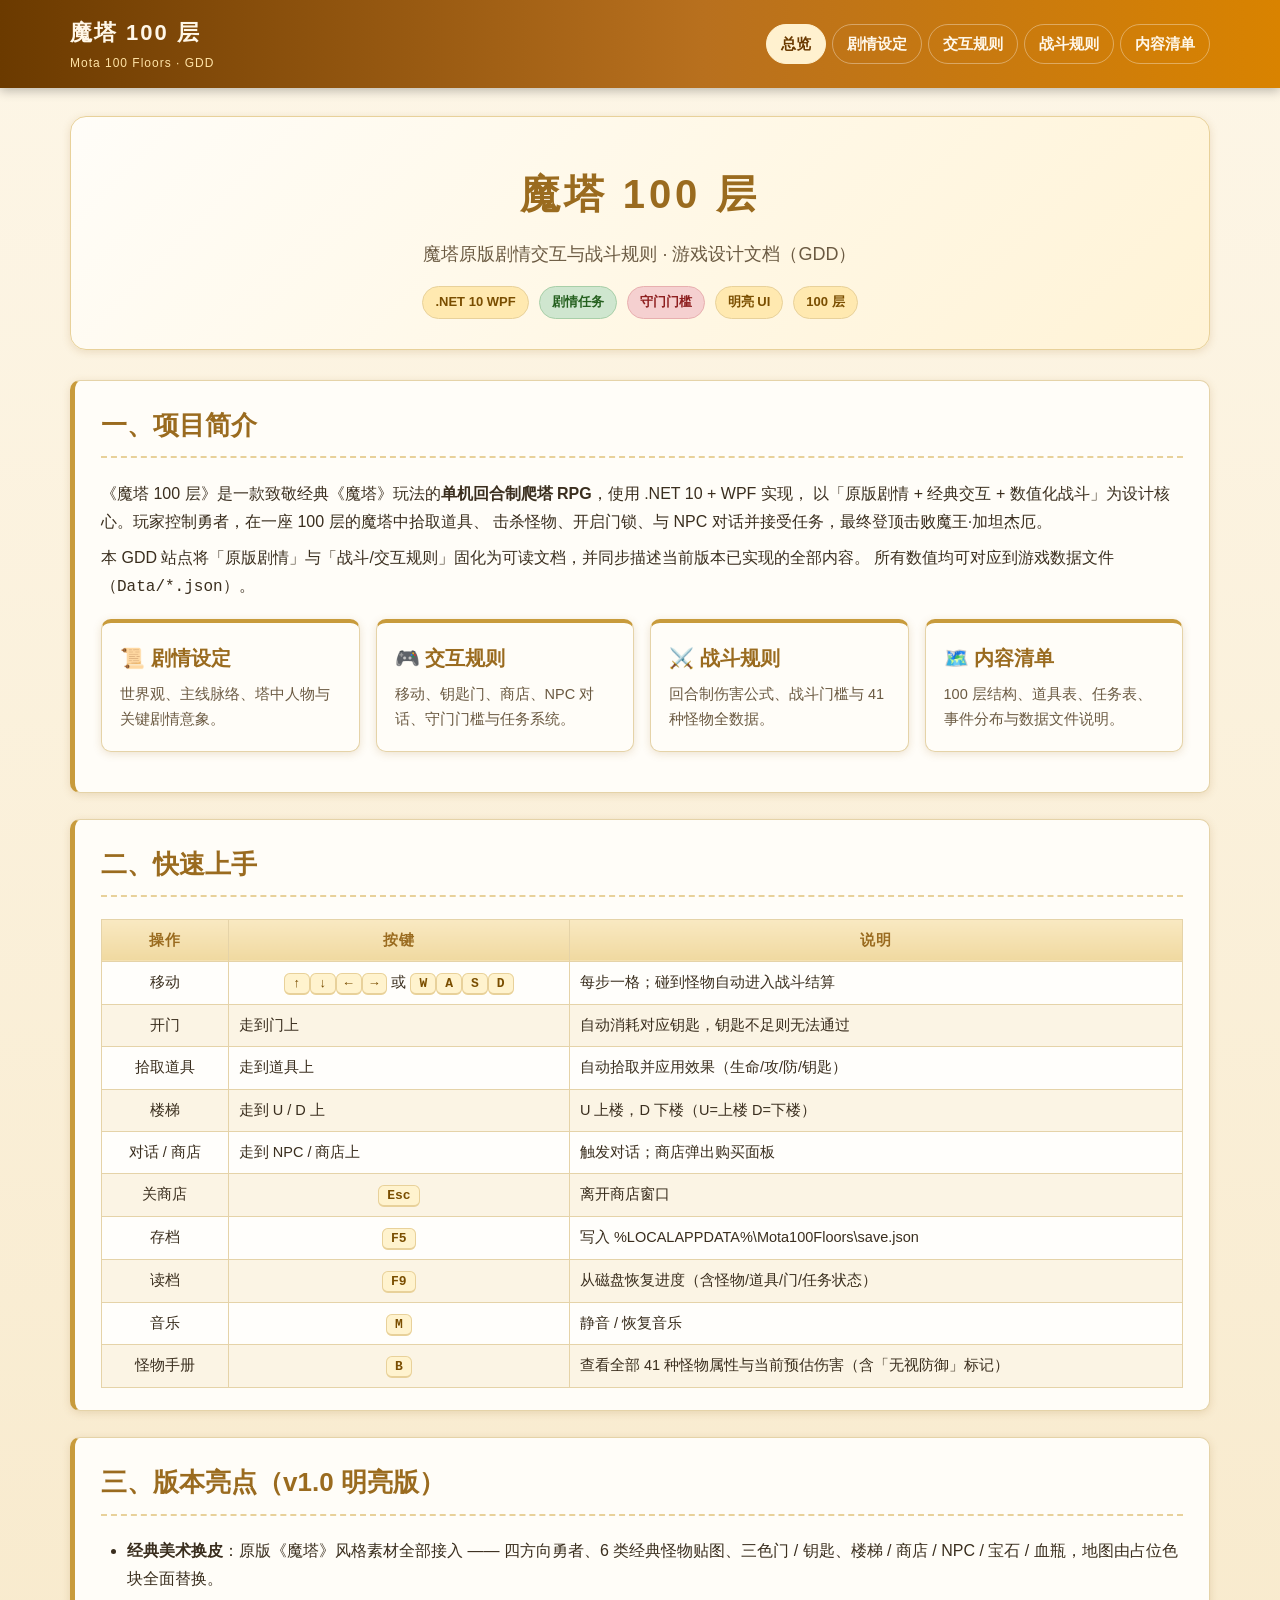
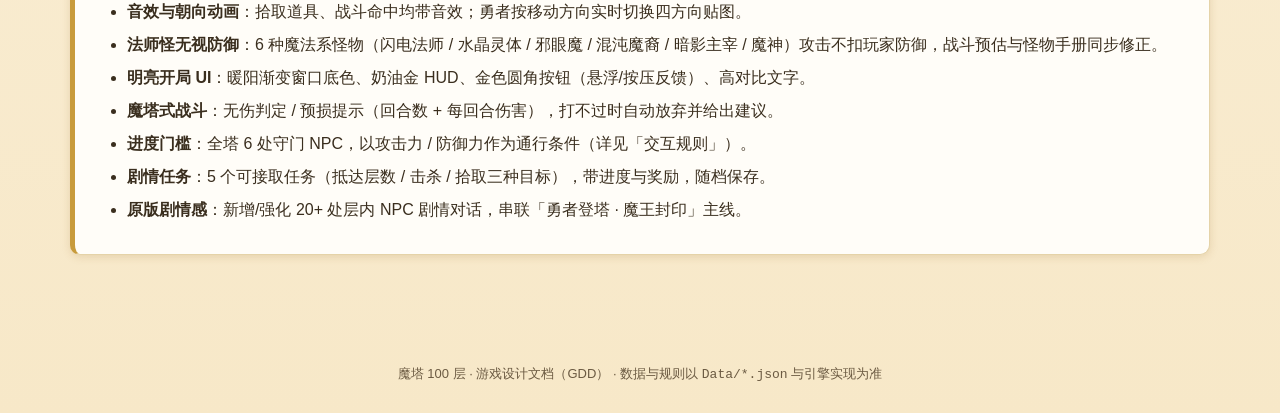
<file: docs/index.html>
<!DOCTYPE html>
<html lang="zh-CN">
<head>
<meta charset="UTF-8" />
<meta name="viewport" content="width=device-width, initial-scale=1" />
<title>魔塔 100 层 · 游戏设计文档（GDD）</title>
<link rel="stylesheet" href="assets/css/mota.css" />
<script defer src="assets/js/mota.js"></script>
</head>
<body data-page="index">

<header class="site-header">
  <div class="header-inner">
    <div class="brand">魔塔 100 层
      <small>Mota 100 Floors · GDD</small>
    </div>
    <nav class="site-nav">
      <a href="index.html" data-page="index">总览</a>
      <a href="story.html" data-page="story">剧情设定</a>
      <a href="interaction.html" data-page="interaction">交互规则</a>
      <a href="combat.html" data-page="combat">战斗规则</a>
      <a href="content.html" data-page="content">内容清单</a>
    </nav>
  </div>
</header>

<main class="page">
  <div class="hero">
    <h1>魔塔 100 层</h1>
    <p class="sub">魔塔原版剧情交互与战斗规则 · 游戏设计文档（GDD）</p>
    <div class="badges">
      <span class="badge">.NET 10 WPF</span>
      <span class="badge quest">剧情任务</span>
      <span class="badge guard">守门门槛</span>
      <span class="badge">明亮 UI</span>
      <span class="badge">100 层</span>
    </div>
  </div>

  <section class="card">
    <h2>一、项目简介</h2>
    <p>《魔塔 100 层》是一款致敬经典《魔塔》玩法的<b>单机回合制爬塔 RPG</b>，使用 .NET 10 + WPF 实现，
      以「原版剧情 + 经典交互 + 数值化战斗」为设计核心。玩家控制勇者，在一座 100 层的魔塔中拾取道具、
      击杀怪物、开启门锁、与 NPC 对话并接受任务，最终登顶击败魔王·加坦杰厄。</p>
    <p>本 GDD 站点将「原版剧情」与「战斗/交互规则」固化为可读文档，并同步描述当前版本已实现的全部内容。
      所有数值均可对应到游戏数据文件（<code>Data/*.json</code>）。</p>
    <div class="grid-cards">
      <a href="story.html"><h3>📜 剧情设定</h3><p>世界观、主线脉络、塔中人物与关键剧情意象。</p></a>
      <a href="interaction.html"><h3>🎮 交互规则</h3><p>移动、钥匙门、商店、NPC 对话、守门门槛与任务系统。</p></a>
      <a href="combat.html"><h3>⚔️ 战斗规则</h3><p>回合制伤害公式、战斗门槛与 41 种怪物全数据。</p></a>
      <a href="content.html"><h3>🗺️ 内容清单</h3><p>100 层结构、道具表、任务表、事件分布与数据文件说明。</p></a>
    </div>
  </section>

  <section class="card">
    <h2>二、快速上手</h2>
    <table>
      <thead><tr><th>操作</th><th>按键</th><th>说明</th></tr></thead>
      <tbody>
        <tr><td>移动</td><td><kbd>↑</kbd><kbd>↓</kbd><kbd>←</kbd><kbd>→</kbd> 或 <kbd>W</kbd><kbd>A</kbd><kbd>S</kbd><kbd>D</kbd></td><td class="left">每步一格；碰到怪物自动进入战斗结算</td></tr>
        <tr><td>开门</td><td class="left">走到门上</td><td class="left">自动消耗对应钥匙，钥匙不足则无法通过</td></tr>
        <tr><td>拾取道具</td><td class="left">走到道具上</td><td class="left">自动拾取并应用效果（生命/攻/防/钥匙）</td></tr>
        <tr><td>楼梯</td><td class="left">走到 U / D 上</td><td class="left">U 上楼，D 下楼（U=上楼 D=下楼）</td></tr>
        <tr><td>对话 / 商店</td><td class="left">走到 NPC / 商店上</td><td class="left">触发对话；商店弹出购买面板</td></tr>
        <tr><td>关商店</td><td><kbd>Esc</kbd></td><td class="left">离开商店窗口</td></tr>
        <tr><td>存档</td><td><kbd>F5</kbd></td><td class="left">写入 %LOCALAPPDATA%\Mota100Floors\save.json</td></tr>
        <tr><td>读档</td><td><kbd>F9</kbd></td><td class="left">从磁盘恢复进度（含怪物/道具/门/任务状态）</td></tr>
        <tr><td>音乐</td><td><kbd>M</kbd></td><td class="left">静音 / 恢复音乐</td></tr>
        <tr><td>怪物手册</td><td><kbd>B</kbd></td><td class="left">查看全部 41 种怪物属性与当前预估伤害（含「无视防御」标记）</td></tr>
      </tbody>
    </table>
  </section>

  <section class="card">
    <h2>三、版本亮点（v1.0 明亮版）</h2>
    <ul>
      <li><b>经典美术换皮</b>：原版《魔塔》风格素材全部接入 —— 四方向勇者、6 类经典怪物贴图、三色门 / 钥匙、楼梯 / 商店 / NPC / 宝石 / 血瓶，地图由占位色块全面替换。</li>
      <li><b>音效与朝向动画</b>：拾取道具、战斗命中均带音效；勇者按移动方向实时切换四方向贴图。</li>
      <li><b>法师怪无视防御</b>：6 种魔法系怪物（闪电法师 / 水晶灵体 / 邪眼魔 / 混沌魔裔 / 暗影主宰 / 魔神）攻击不扣玩家防御，战斗预估与怪物手册同步修正。</li>
      <li><b>明亮开局 UI</b>：暖阳渐变窗口底色、奶油金 HUD、金色圆角按钮（悬浮/按压反馈）、高对比文字。</li>
      <li><b>魔塔式战斗</b>：无伤判定 / 预损提示（回合数 + 每回合伤害），打不过时自动放弃并给出建议。</li>
      <li><b>进度门槛</b>：全塔 6 处守门 NPC，以攻击力 / 防御力作为通行条件（详见「交互规则」）。</li>
      <li><b>剧情任务</b>：5 个可接取任务（抵达层数 / 击杀 / 拾取三种目标），带进度与奖励，随档保存。</li>
      <li><b>原版剧情感</b>：新增/强化 20+ 处层内 NPC 剧情对话，串联「勇者登塔 · 魔王封印」主线。</li>
    </ul>
  </section>
</main>

<footer class="site-footer">
  魔塔 100 层 · 游戏设计文档（GDD） · 数据与规则以 <code>Data/*.json</code> 与引擎实现为准
</footer>

</body>
</html>
</file>
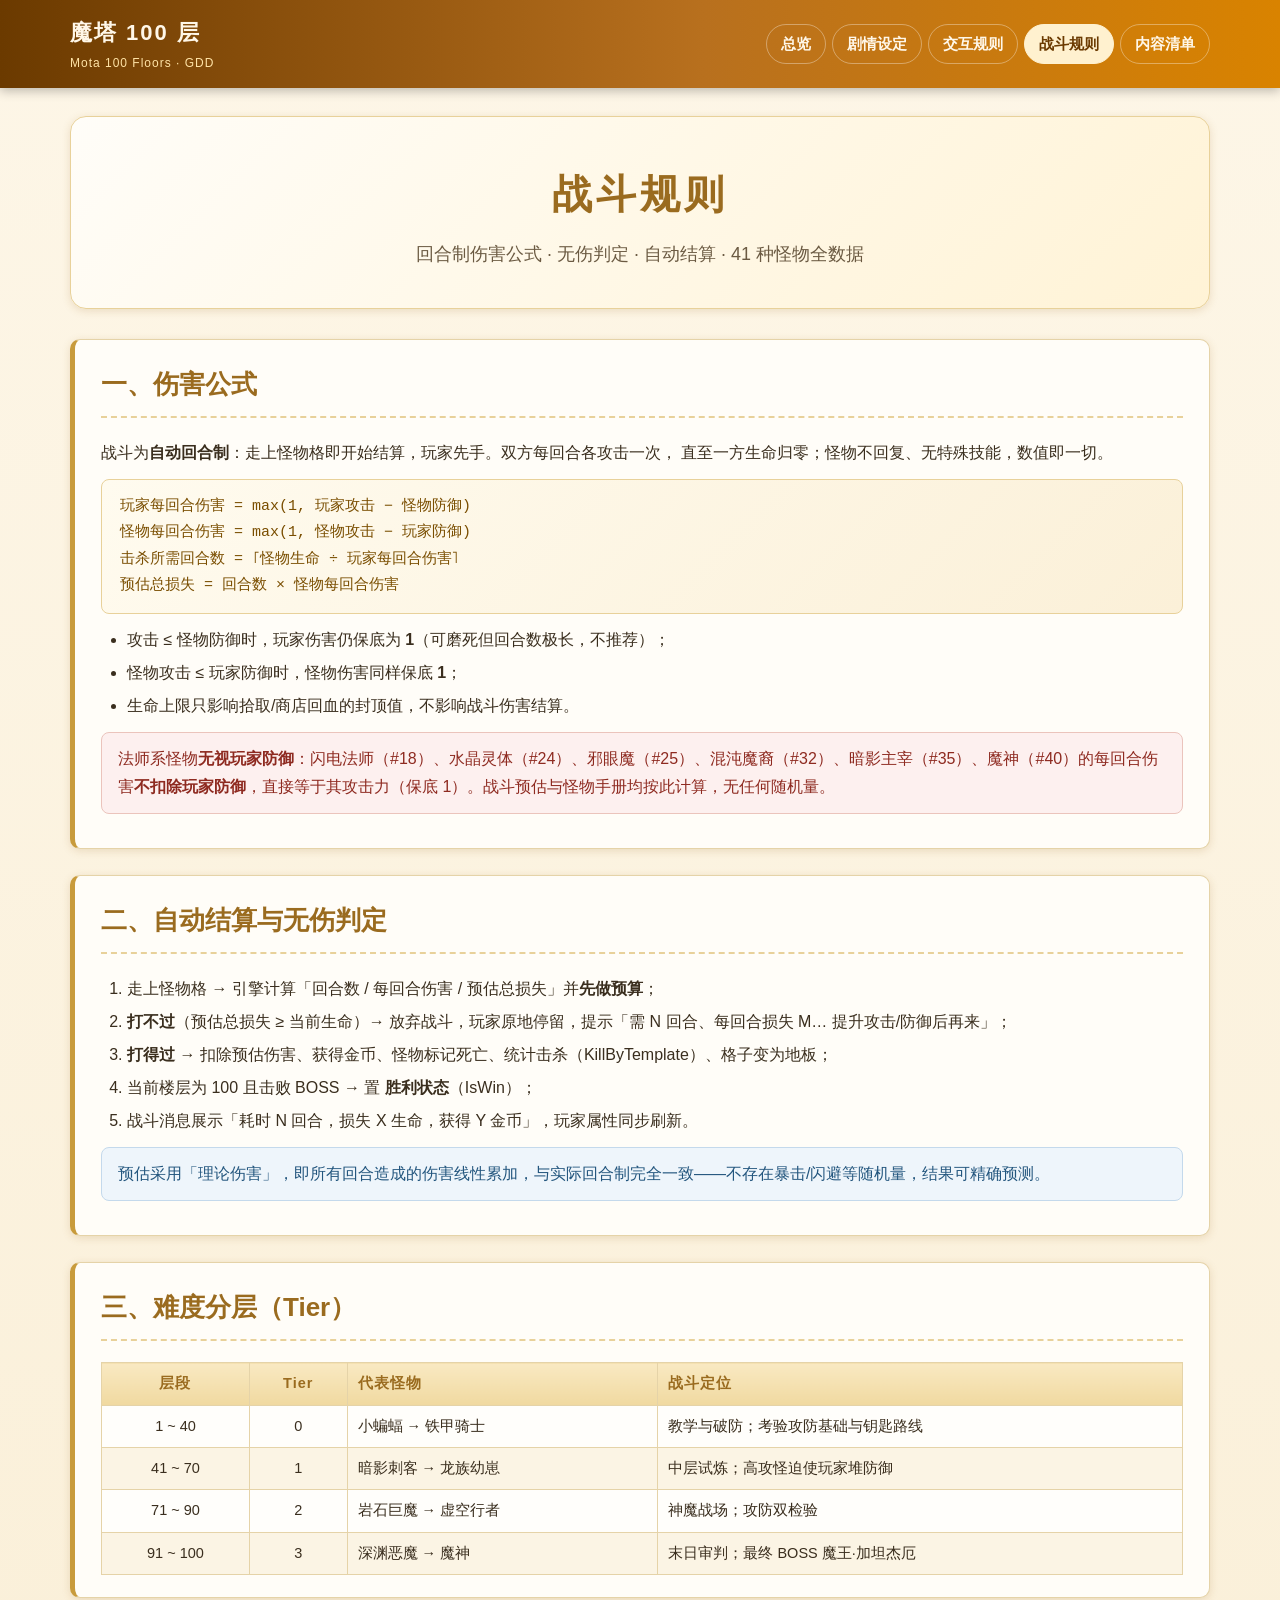
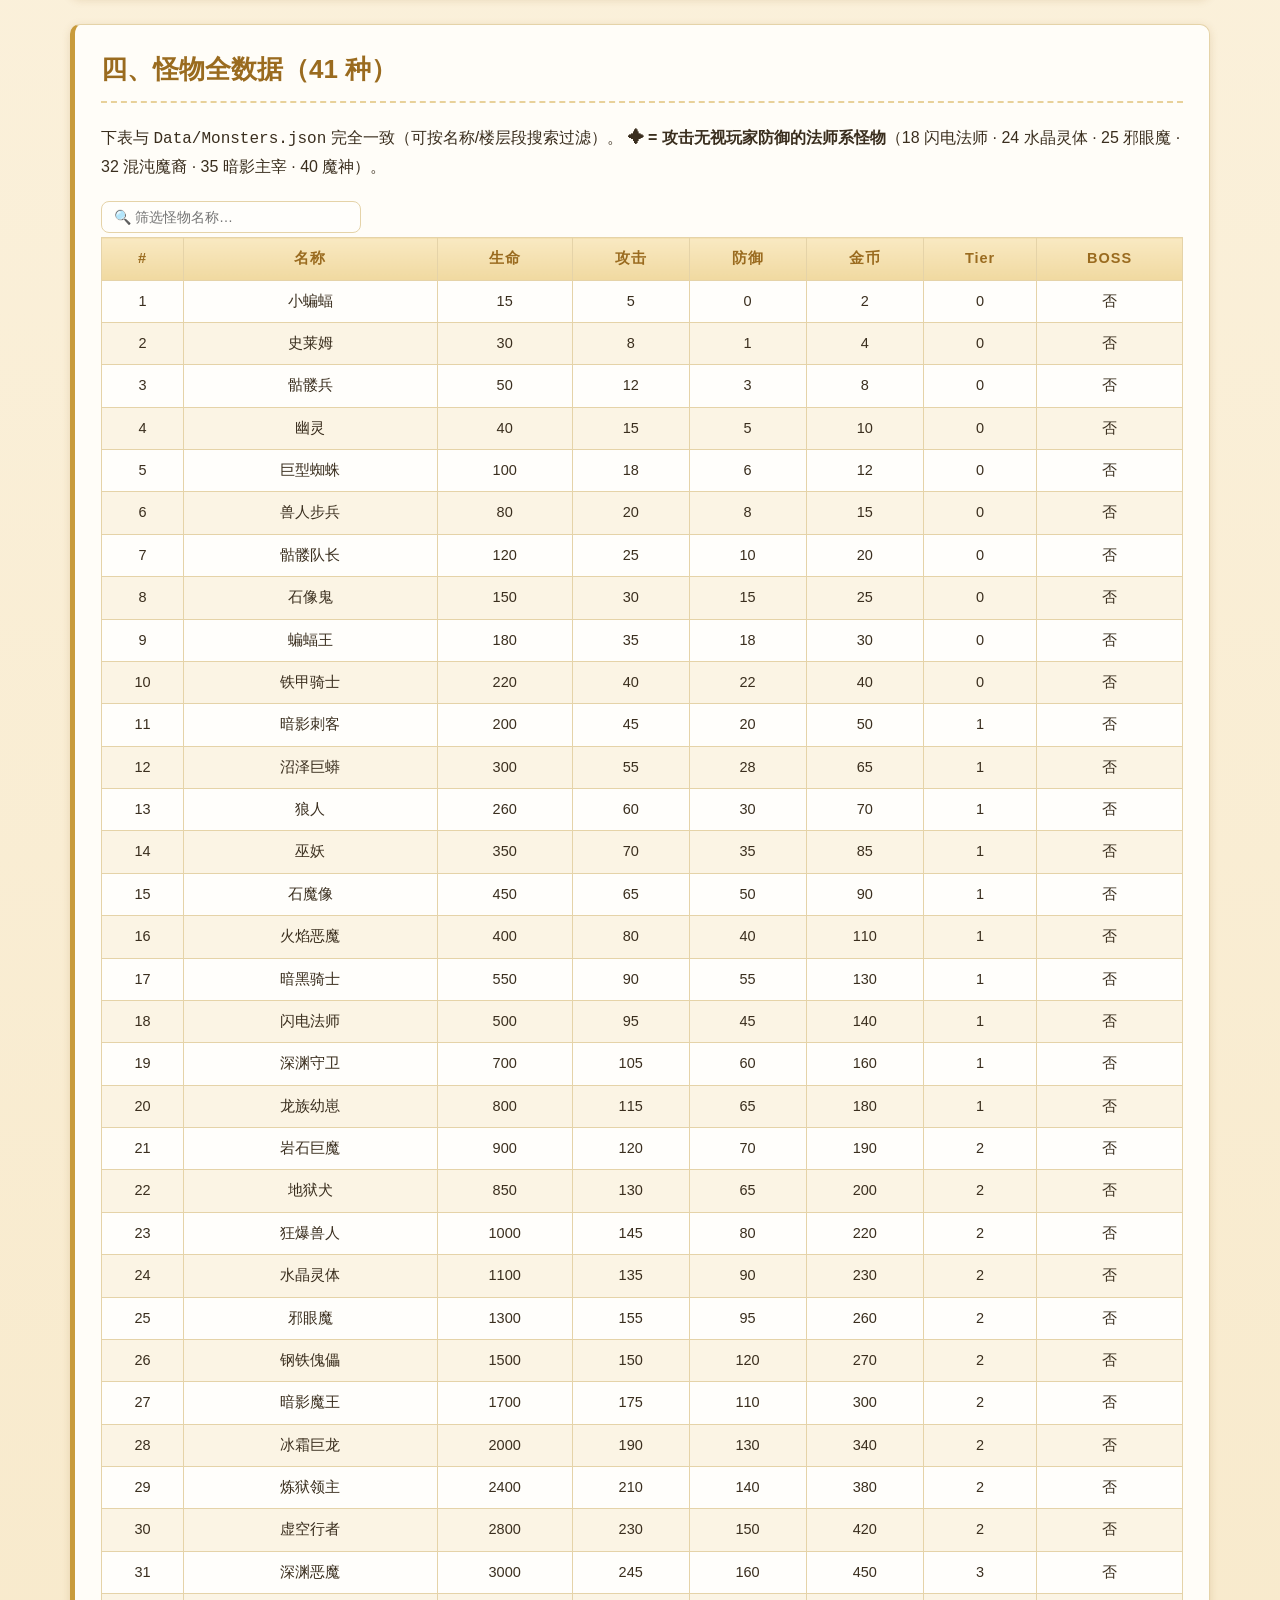
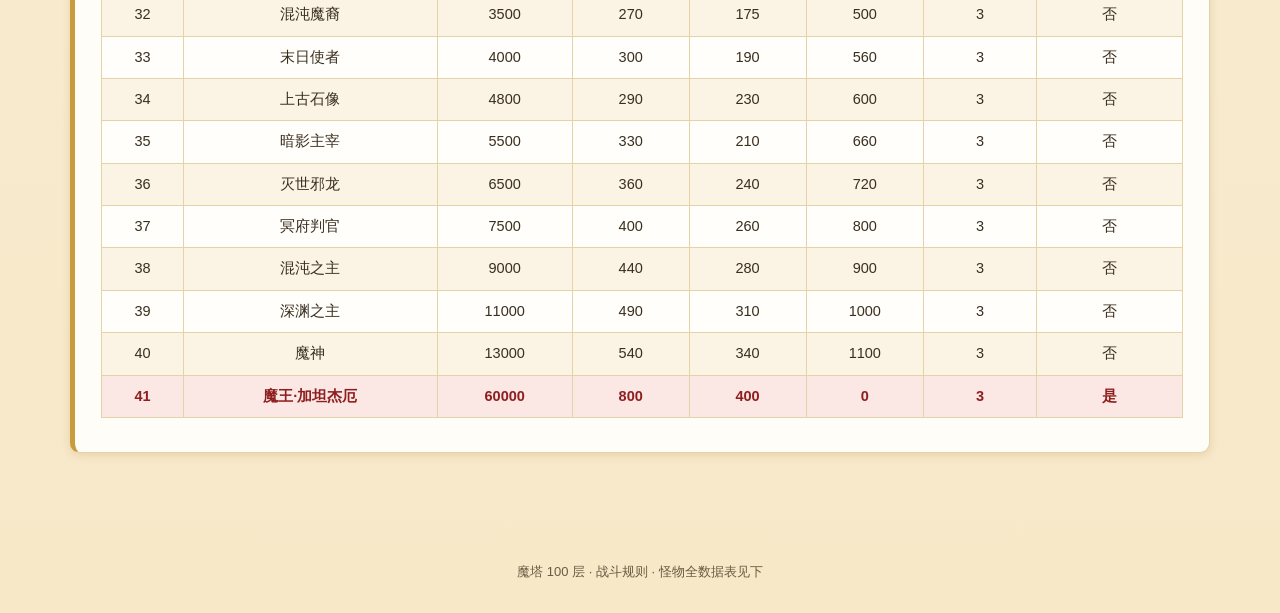
<file: docs/combat.html>
<!DOCTYPE html>
<html lang="zh-CN">
<head>
<meta charset="UTF-8" />
<meta name="viewport" content="width=device-width, initial-scale=1" />
<title>战斗规则 · 魔塔 100 层 GDD</title>
<link rel="stylesheet" href="assets/css/mota.css" />
<script defer src="assets/js/mota.js"></script>
</head>
<body data-page="combat">

<header class="site-header">
  <div class="header-inner">
    <div class="brand">魔塔 100 层
      <small>Mota 100 Floors · GDD</small>
    </div>
    <nav class="site-nav">
      <a href="index.html" data-page="index">总览</a>
      <a href="story.html" data-page="story">剧情设定</a>
      <a href="interaction.html" data-page="interaction">交互规则</a>
      <a href="combat.html" data-page="combat">战斗规则</a>
      <a href="content.html" data-page="content">内容清单</a>
    </nav>
  </div>
</header>

<main class="page">
  <div class="hero">
    <h1>战斗规则</h1>
    <p class="sub">回合制伤害公式 · 无伤判定 · 自动结算 · 41 种怪物全数据</p>
  </div>

  <section class="card">
    <h2>一、伤害公式</h2>
    <p>战斗为<b>自动回合制</b>：走上怪物格即开始结算，玩家先手。双方每回合各攻击一次，
      直至一方生命归零；怪物不回复、无特殊技能，数值即一切。</p>
    <div class="formula">
      玩家每回合伤害 = max(1, 玩家攻击 − 怪物防御)<br />
      怪物每回合伤害 = max(1, 怪物攻击 − 玩家防御)<br />
      击杀所需回合数 = ⌈怪物生命 ÷ 玩家每回合伤害⌉<br />
      预估总损失 = 回合数 × 怪物每回合伤害
    </div>
    <ul>
      <li>攻击 ≤ 怪物防御时，玩家伤害仍保底为 <b>1</b>（可磨死但回合数极长，不推荐）；</li>
      <li>怪物攻击 ≤ 玩家防御时，怪物伤害同样保底 <b>1</b>；</li>
      <li>生命上限只影响拾取/商店回血的封顶值，不影响战斗伤害结算。</li>
    </ul>
    <div class="warn">法师系怪物<b>无视玩家防御</b>：闪电法师（#18）、水晶灵体（#24）、邪眼魔（#25）、混沌魔裔（#32）、暗影主宰（#35）、魔神（#40）的每回合伤害<b>不扣除玩家防御</b>，直接等于其攻击力（保底 1）。战斗预估与怪物手册均按此计算，无任何随机量。</div>
  </section>

  <section class="card">
    <h2>二、自动结算与无伤判定</h2>
    <ol>
      <li>走上怪物格 → 引擎计算「回合数 / 每回合伤害 / 预估总损失」并<b>先做预算</b>；</li>
      <li><b>打不过</b>（预估总损失 ≥ 当前生命）→ 放弃战斗，玩家原地停留，提示「需 N 回合、每回合损失 M… 提升攻击/防御后再来」；</li>
      <li><b>打得过</b> → 扣除预估伤害、获得金币、怪物标记死亡、统计击杀（KillByTemplate）、格子变为地板；</li>
      <li>当前楼层为 100 且击败 BOSS → 置 <b>胜利状态</b>（IsWin）；</li>
      <li>战斗消息展示「耗时 N 回合，损失 X 生命，获得 Y 金币」，玩家属性同步刷新。</li>
    </ol>
    <div class="note">预估采用「理论伤害」，即所有回合造成的伤害线性累加，与实际回合制完全一致——不存在暴击/闪避等随机量，结果可精确预测。</div>
  </section>

  <section class="card">
    <h2>三、难度分层（Tier）</h2>
    <table>
      <thead><tr><th>层段</th><th>Tier</th><th class="left">代表怪物</th><th class="left">战斗定位</th></tr></thead>
      <tbody>
        <tr><td>1 ~ 40</td><td>0</td><td class="left">小蝙蝠 → 铁甲骑士</td><td class="left">教学与破防；考验攻防基础与钥匙路线</td></tr>
        <tr><td>41 ~ 70</td><td>1</td><td class="left">暗影刺客 → 龙族幼崽</td><td class="left">中层试炼；高攻怪迫使玩家堆防御</td></tr>
        <tr><td>71 ~ 90</td><td>2</td><td class="left">岩石巨魔 → 虚空行者</td><td class="left">神魔战场；攻防双检验</td></tr>
        <tr><td>91 ~ 100</td><td>3</td><td class="left">深渊恶魔 → 魔神</td><td class="left">末日审判；最终 BOSS 魔王·加坦杰厄</td></tr>
      </tbody>
    </table>
  </section>
<section class="card">
    <h2>四、怪物全数据（41 种）</h2>
    <p>下表与 <code>Data/Monsters.json</code> 完全一致（可按名称/楼层段搜索过滤）。
      <b>✦ = 攻击无视玩家防御的法师系怪物</b>（18 闪电法师 · 24 水晶灵体 · 25 邪眼魔 · 32 混沌魔裔 · 35 暗影主宰 · 40 魔神）。</p>
    <div class="table-wrap">
      <input type="search" data-filter="monster-table" placeholder="🔍 筛选怪物名称…" />
      <table id="monster-table">
        <thead><tr><th>#</th><th>名称</th><th>生命</th><th>攻击</th><th>防御</th><th>金币</th><th>Tier</th><th>BOSS</th></tr></thead>
        <tbody>
          <tr><td>1</td><td>小蝙蝠</td><td>15</td><td>5</td><td>0</td><td>2</td><td>0</td><td>否</td></tr>
          <tr><td>2</td><td>史莱姆</td><td>30</td><td>8</td><td>1</td><td>4</td><td>0</td><td>否</td></tr>
          <tr><td>3</td><td>骷髅兵</td><td>50</td><td>12</td><td>3</td><td>8</td><td>0</td><td>否</td></tr>
          <tr><td>4</td><td>幽灵</td><td>40</td><td>15</td><td>5</td><td>10</td><td>0</td><td>否</td></tr>
          <tr><td>5</td><td>巨型蜘蛛</td><td>100</td><td>18</td><td>6</td><td>12</td><td>0</td><td>否</td></tr>
          <tr><td>6</td><td>兽人步兵</td><td>80</td><td>20</td><td>8</td><td>15</td><td>0</td><td>否</td></tr>
          <tr><td>7</td><td>骷髅队长</td><td>120</td><td>25</td><td>10</td><td>20</td><td>0</td><td>否</td></tr>
          <tr><td>8</td><td>石像鬼</td><td>150</td><td>30</td><td>15</td><td>25</td><td>0</td><td>否</td></tr>
          <tr><td>9</td><td>蝙蝠王</td><td>180</td><td>35</td><td>18</td><td>30</td><td>0</td><td>否</td></tr>
          <tr><td>10</td><td>铁甲骑士</td><td>220</td><td>40</td><td>22</td><td>40</td><td>0</td><td>否</td></tr>
          <tr><td>11</td><td>暗影刺客</td><td>200</td><td>45</td><td>20</td><td>50</td><td>1</td><td>否</td></tr>
          <tr><td>12</td><td>沼泽巨蟒</td><td>300</td><td>55</td><td>28</td><td>65</td><td>1</td><td>否</td></tr>
          <tr><td>13</td><td>狼人</td><td>260</td><td>60</td><td>30</td><td>70</td><td>1</td><td>否</td></tr>
          <tr><td>14</td><td>巫妖</td><td>350</td><td>70</td><td>35</td><td>85</td><td>1</td><td>否</td></tr>
          <tr><td>15</td><td>石魔像</td><td>450</td><td>65</td><td>50</td><td>90</td><td>1</td><td>否</td></tr>
          <tr><td>16</td><td>火焰恶魔</td><td>400</td><td>80</td><td>40</td><td>110</td><td>1</td><td>否</td></tr>
          <tr><td>17</td><td>暗黑骑士</td><td>550</td><td>90</td><td>55</td><td>130</td><td>1</td><td>否</td></tr>
          <tr><td>18</td><td>闪电法师</td><td>500</td><td>95</td><td>45</td><td>140</td><td>1</td><td>否</td></tr>
          <tr><td>19</td><td>深渊守卫</td><td>700</td><td>105</td><td>60</td><td>160</td><td>1</td><td>否</td></tr>
          <tr><td>20</td><td>龙族幼崽</td><td>800</td><td>115</td><td>65</td><td>180</td><td>1</td><td>否</td></tr>
          <tr><td>21</td><td>岩石巨魔</td><td>900</td><td>120</td><td>70</td><td>190</td><td>2</td><td>否</td></tr>
          <tr><td>22</td><td>地狱犬</td><td>850</td><td>130</td><td>65</td><td>200</td><td>2</td><td>否</td></tr>
          <tr><td>23</td><td>狂爆兽人</td><td>1000</td><td>145</td><td>80</td><td>220</td><td>2</td><td>否</td></tr>
          <tr><td>24</td><td>水晶灵体</td><td>1100</td><td>135</td><td>90</td><td>230</td><td>2</td><td>否</td></tr>
          <tr><td>25</td><td>邪眼魔</td><td>1300</td><td>155</td><td>95</td><td>260</td><td>2</td><td>否</td></tr>
          <tr><td>26</td><td>钢铁傀儡</td><td>1500</td><td>150</td><td>120</td><td>270</td><td>2</td><td>否</td></tr>
          <tr><td>27</td><td>暗影魔王</td><td>1700</td><td>175</td><td>110</td><td>300</td><td>2</td><td>否</td></tr>
          <tr><td>28</td><td>冰霜巨龙</td><td>2000</td><td>190</td><td>130</td><td>340</td><td>2</td><td>否</td></tr>
          <tr><td>29</td><td>炼狱领主</td><td>2400</td><td>210</td><td>140</td><td>380</td><td>2</td><td>否</td></tr>
          <tr><td>30</td><td>虚空行者</td><td>2800</td><td>230</td><td>150</td><td>420</td><td>2</td><td>否</td></tr>
          <tr><td>31</td><td>深渊恶魔</td><td>3000</td><td>245</td><td>160</td><td>450</td><td>3</td><td>否</td></tr>
          <tr><td>32</td><td>混沌魔裔</td><td>3500</td><td>270</td><td>175</td><td>500</td><td>3</td><td>否</td></tr>
          <tr><td>33</td><td>末日使者</td><td>4000</td><td>300</td><td>190</td><td>560</td><td>3</td><td>否</td></tr>
          <tr><td>34</td><td>上古石像</td><td>4800</td><td>290</td><td>230</td><td>600</td><td>3</td><td>否</td></tr>
          <tr><td>35</td><td>暗影主宰</td><td>5500</td><td>330</td><td>210</td><td>660</td><td>3</td><td>否</td></tr>
          <tr><td>36</td><td>灭世邪龙</td><td>6500</td><td>360</td><td>240</td><td>720</td><td>3</td><td>否</td></tr>
          <tr><td>37</td><td>冥府判官</td><td>7500</td><td>400</td><td>260</td><td>800</td><td>3</td><td>否</td></tr>
          <tr><td>38</td><td>混沌之主</td><td>9000</td><td>440</td><td>280</td><td>900</td><td>3</td><td>否</td></tr>
          <tr><td>39</td><td>深渊之主</td><td>11000</td><td>490</td><td>310</td><td>1000</td><td>3</td><td>否</td></tr>
          <tr><td>40</td><td>魔神</td><td>13000</td><td>540</td><td>340</td><td>1100</td><td>3</td><td>否</td></tr>
          <tr class="boss"><td>41</td><td>魔王·加坦杰厄</td><td>60000</td><td>800</td><td>400</td><td>0</td><td>3</td><td>是</td></tr>
        </tbody>
      </table>
    </div>
  </section>
</main>

<footer class="site-footer">
  魔塔 100 层 · 战斗规则 · 怪物全数据表见下
</footer>

</body>
</html>
</file>
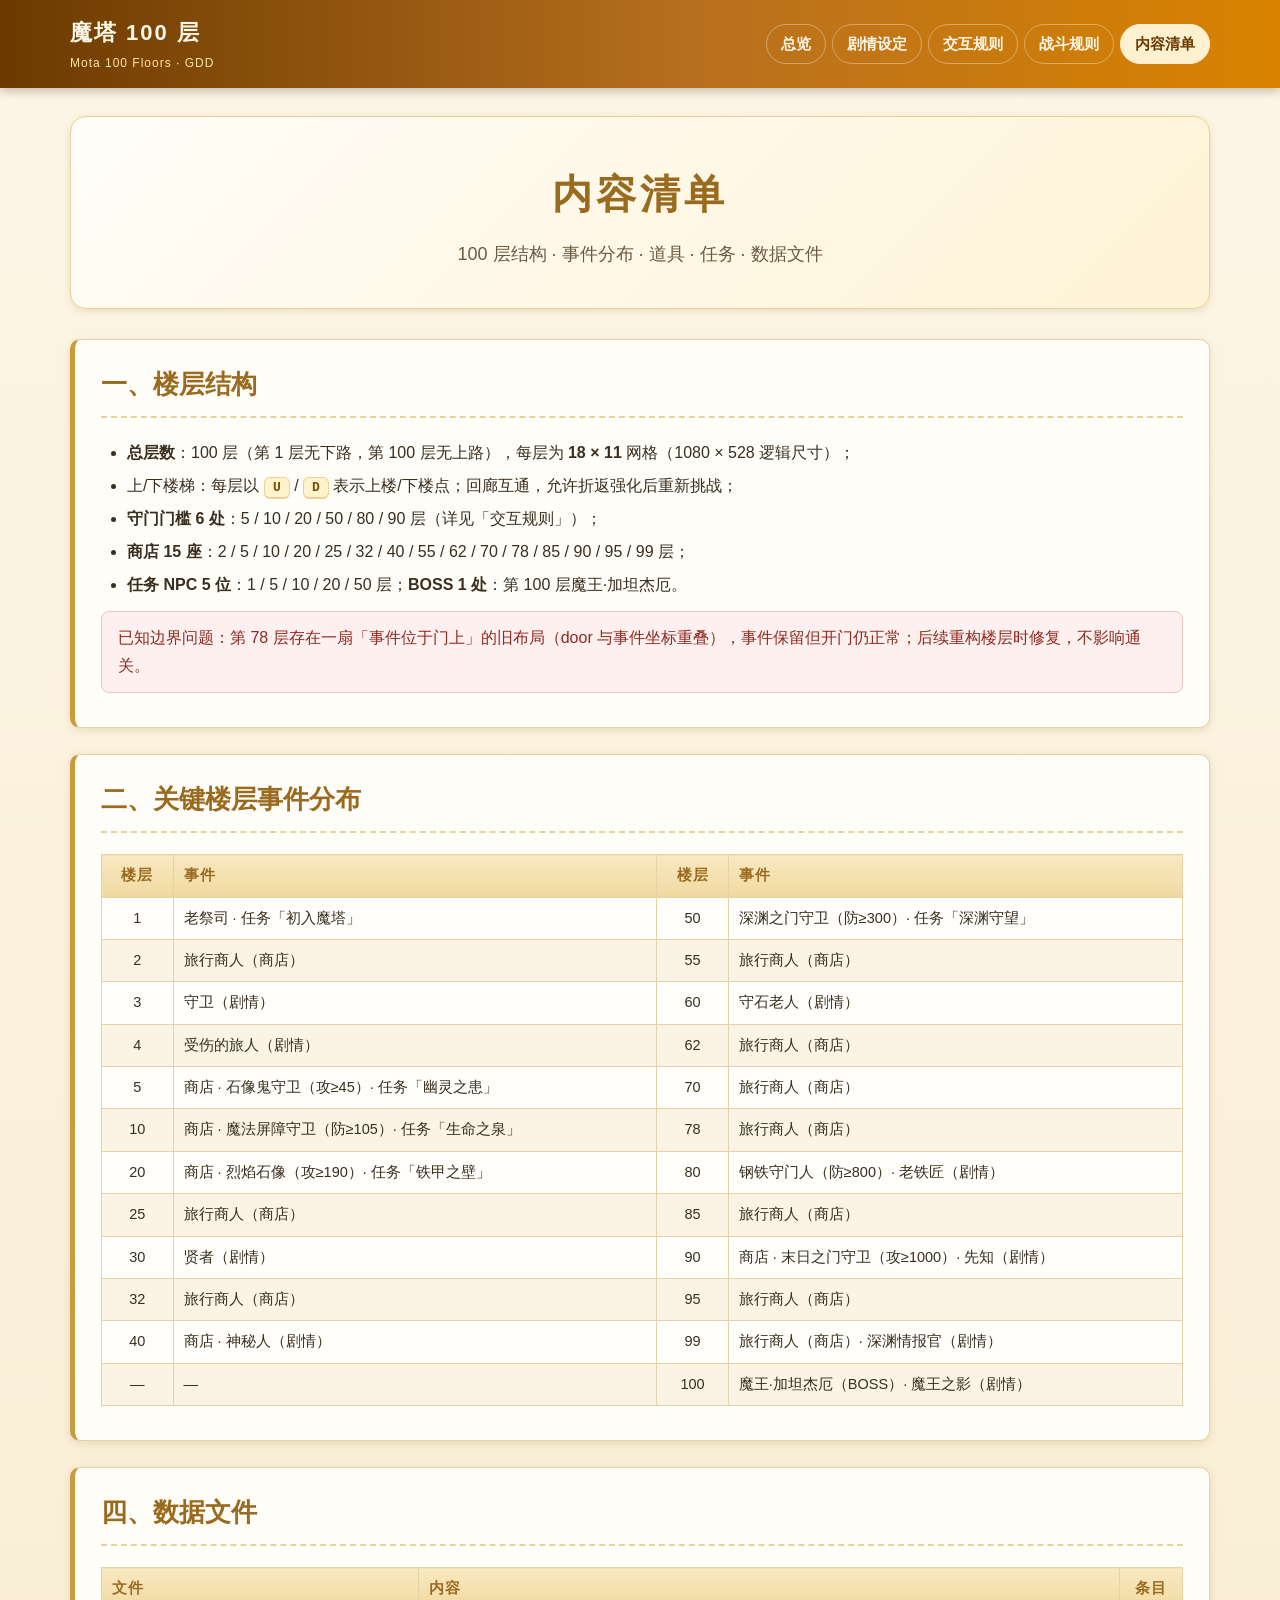
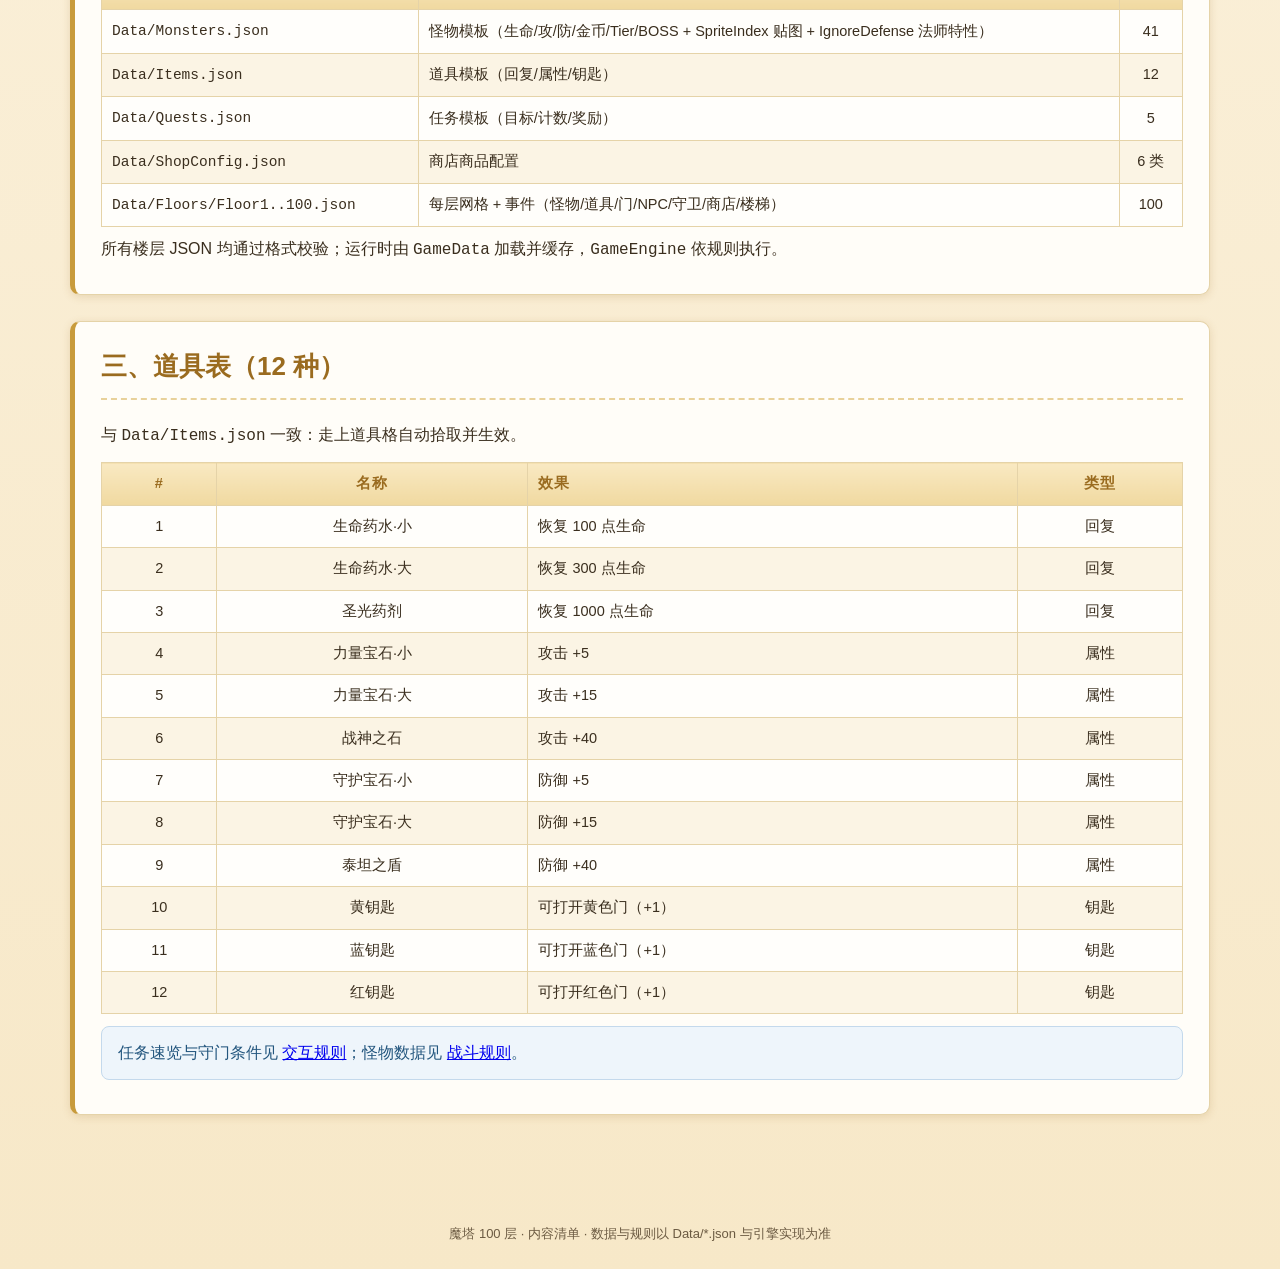
<file: docs/content.html>
<!DOCTYPE html>
<html lang="zh-CN">
<head>
<meta charset="UTF-8" />
<meta name="viewport" content="width=device-width, initial-scale=1" />
<title>内容清单 · 魔塔 100 层 GDD</title>
<link rel="stylesheet" href="assets/css/mota.css" />
<script defer src="assets/js/mota.js"></script>
</head>
<body data-page="content">

<header class="site-header">
  <div class="header-inner">
    <div class="brand">魔塔 100 层
      <small>Mota 100 Floors · GDD</small>
    </div>
    <nav class="site-nav">
      <a href="index.html" data-page="index">总览</a>
      <a href="story.html" data-page="story">剧情设定</a>
      <a href="interaction.html" data-page="interaction">交互规则</a>
      <a href="combat.html" data-page="combat">战斗规则</a>
      <a href="content.html" data-page="content">内容清单</a>
    </nav>
  </div>
</header>

<main class="page">
  <div class="hero">
    <h1>内容清单</h1>
    <p class="sub">100 层结构 · 事件分布 · 道具 · 任务 · 数据文件</p>
  </div>

  <section class="card">
    <h2>一、楼层结构</h2>
    <ul>
      <li><b>总层数</b>：100 层（第 1 层无下路，第 100 层无上路），每层为 <b>18 × 11</b> 网格（1080 × 528 逻辑尺寸）；</li>
      <li>上/下楼梯：每层以 <kbd>U</kbd> / <kbd>D</kbd> 表示上楼/下楼点；回廊互通，允许折返强化后重新挑战；</li>
      <li><b>守门门槛 6 处</b>：5 / 10 / 20 / 50 / 80 / 90 层（详见「交互规则」）；</li>
      <li><b>商店 15 座</b>：2 / 5 / 10 / 20 / 25 / 32 / 40 / 55 / 62 / 70 / 78 / 85 / 90 / 95 / 99 层；</li>
      <li><b>任务 NPC 5 位</b>：1 / 5 / 10 / 20 / 50 层；<b>BOSS 1 处</b>：第 100 层魔王·加坦杰厄。</li>
    </ul>
    <div class="warn">已知边界问题：第 78 层存在一扇「事件位于门上」的旧布局（door 与事件坐标重叠），事件保留但开门仍正常；后续重构楼层时修复，不影响通关。</div>
  </section>

  <section class="card">
    <h2>二、关键楼层事件分布</h2>
    <div class="table-wrap">
    <table>
      <thead><tr><th>楼层</th><th class="left">事件</th><th>楼层</th><th class="left">事件</th></tr></thead>
      <tbody>
        <tr><td>1</td><td class="left">老祭司 · 任务「初入魔塔」</td><td>50</td><td class="left">深渊之门守卫（防≥300）· 任务「深渊守望」</td></tr>
        <tr><td>2</td><td class="left">旅行商人（商店）</td><td>55</td><td class="left">旅行商人（商店）</td></tr>
        <tr><td>3</td><td class="left">守卫（剧情）</td><td>60</td><td class="left">守石老人（剧情）</td></tr>
        <tr><td>4</td><td class="left">受伤的旅人（剧情）</td><td>62</td><td class="left">旅行商人（商店）</td></tr>
        <tr><td>5</td><td class="left">商店 · 石像鬼守卫（攻≥45）· 任务「幽灵之患」</td><td>70</td><td class="left">旅行商人（商店）</td></tr>
        <tr><td>10</td><td class="left">商店 · 魔法屏障守卫（防≥105）· 任务「生命之泉」</td><td>78</td><td class="left">旅行商人（商店）</td></tr>
        <tr><td>20</td><td class="left">商店 · 烈焰石像（攻≥190）· 任务「铁甲之壁」</td><td>80</td><td class="left">钢铁守门人（防≥800）· 老铁匠（剧情）</td></tr>
        <tr><td>25</td><td class="left">旅行商人（商店）</td><td>85</td><td class="left">旅行商人（商店）</td></tr>
        <tr><td>30</td><td class="left">贤者（剧情）</td><td>90</td><td class="left">商店 · 末日之门守卫（攻≥1000）· 先知（剧情）</td></tr>
        <tr><td>32</td><td class="left">旅行商人（商店）</td><td>95</td><td class="left">旅行商人（商店）</td></tr>
        <tr><td>40</td><td class="left">商店 · 神秘人（剧情）</td><td>99</td><td class="left">旅行商人（商店）· 深渊情报官（剧情）</td></tr>
        <tr><td>—</td><td class="left">—</td><td>100</td><td class="left">魔王·加坦杰厄（BOSS）· 魔王之影（剧情）</td></tr>
      </tbody>
    </table>
    </div>
  </section>

  <section class="card">
    <h2>四、数据文件</h2>
    <table>
      <thead><tr><th class="left">文件</th><th class="left">内容</th><th>条目</th></tr></thead>
      <tbody>
        <tr><td class="left"><code>Data/Monsters.json</code></td><td class="left">怪物模板（生命/攻/防/金币/Tier/BOSS + SpriteIndex 贴图 + IgnoreDefense 法师特性）</td><td>41</td></tr>
        <tr><td class="left"><code>Data/Items.json</code></td><td class="left">道具模板（回复/属性/钥匙）</td><td>12</td></tr>
        <tr><td class="left"><code>Data/Quests.json</code></td><td class="left">任务模板（目标/计数/奖励）</td><td>5</td></tr>
        <tr><td class="left"><code>Data/ShopConfig.json</code></td><td class="left">商店商品配置</td><td>6 类</td></tr>
        <tr><td class="left"><code>Data/Floors/Floor1..100.json</code></td><td class="left">每层网格 + 事件（怪物/道具/门/NPC/守卫/商店/楼梯）</td><td>100</td></tr>
      </tbody>
    </table>
    <p>所有楼层 JSON 均通过格式校验；运行时由 <code>GameData</code> 加载并缓存，<code>GameEngine</code> 依规则执行。</p>
  </section>
<section class="card">
    <h2>三、道具表（12 种）</h2>
    <p>与 <code>Data/Items.json</code> 一致：走上道具格自动拾取并生效。</p>
    <div class="table-wrap">
    <table>
      <thead><tr><th>#</th><th>名称</th><th class="left">效果</th><th>类型</th></tr></thead>
      <tbody>
        <tr><td>1</td><td>生命药水·小</td><td class="left">恢复 100 点生命</td><td>回复</td></tr>
        <tr><td>2</td><td>生命药水·大</td><td class="left">恢复 300 点生命</td><td>回复</td></tr>
        <tr><td>3</td><td>圣光药剂</td><td class="left">恢复 1000 点生命</td><td>回复</td></tr>
        <tr><td>4</td><td>力量宝石·小</td><td class="left">攻击 +5</td><td>属性</td></tr>
        <tr><td>5</td><td>力量宝石·大</td><td class="left">攻击 +15</td><td>属性</td></tr>
        <tr><td>6</td><td>战神之石</td><td class="left">攻击 +40</td><td>属性</td></tr>
        <tr><td>7</td><td>守护宝石·小</td><td class="left">防御 +5</td><td>属性</td></tr>
        <tr><td>8</td><td>守护宝石·大</td><td class="left">防御 +15</td><td>属性</td></tr>
        <tr><td>9</td><td>泰坦之盾</td><td class="left">防御 +40</td><td>属性</td></tr>
        <tr><td>10</td><td>黄钥匙</td><td class="left">可打开黄色门（+1）</td><td>钥匙</td></tr>
        <tr><td>11</td><td>蓝钥匙</td><td class="left">可打开蓝色门（+1）</td><td>钥匙</td></tr>
        <tr><td>12</td><td>红钥匙</td><td class="left">可打开红色门（+1）</td><td>钥匙</td></tr>
      </tbody>
    </table>
    </div>
    <div class="note">任务速览与守门条件见 <a href="interaction.html">交互规则</a>；怪物数据见 <a href="combat.html">战斗规则</a>。</div>
  </section>
</main>

<footer class="site-footer">
  魔塔 100 层 · 内容清单 · 数据与规则以 Data/*.json 与引擎实现为准
</footer>

</body>
</html>
</file>
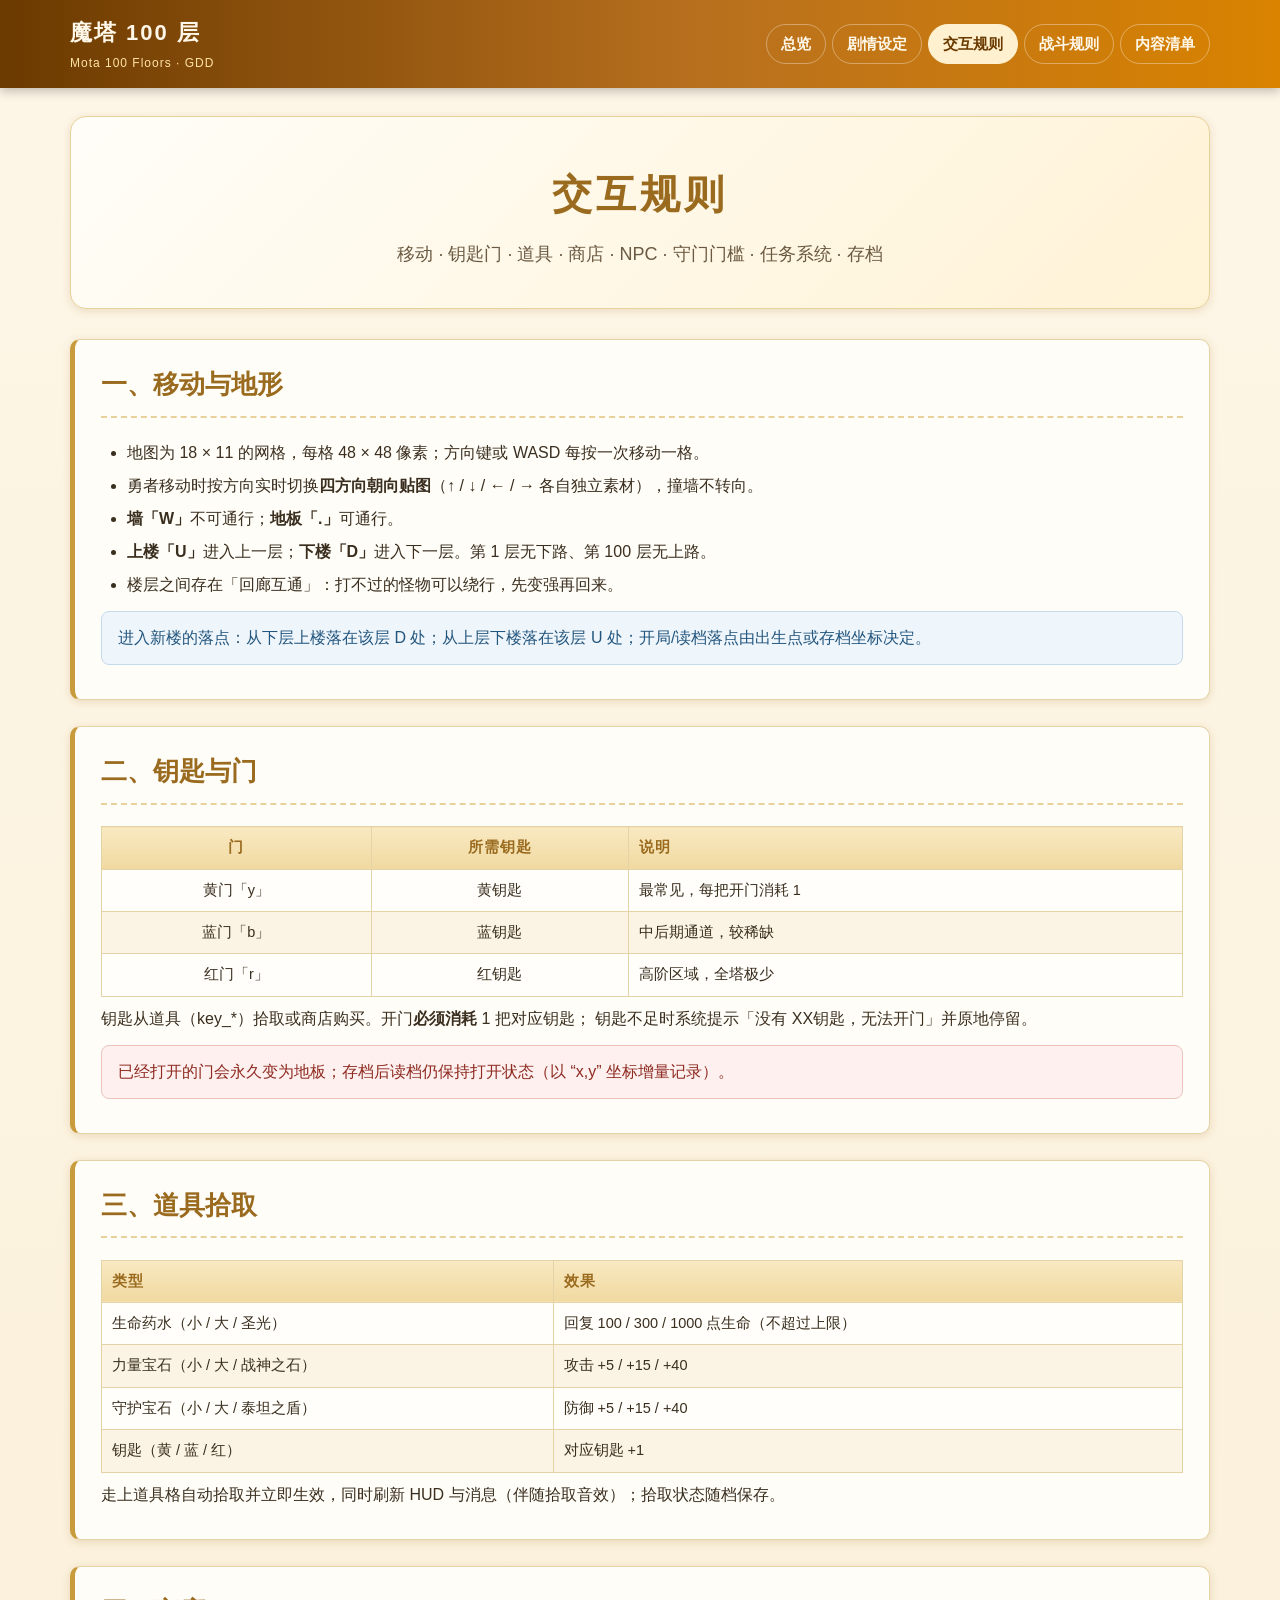
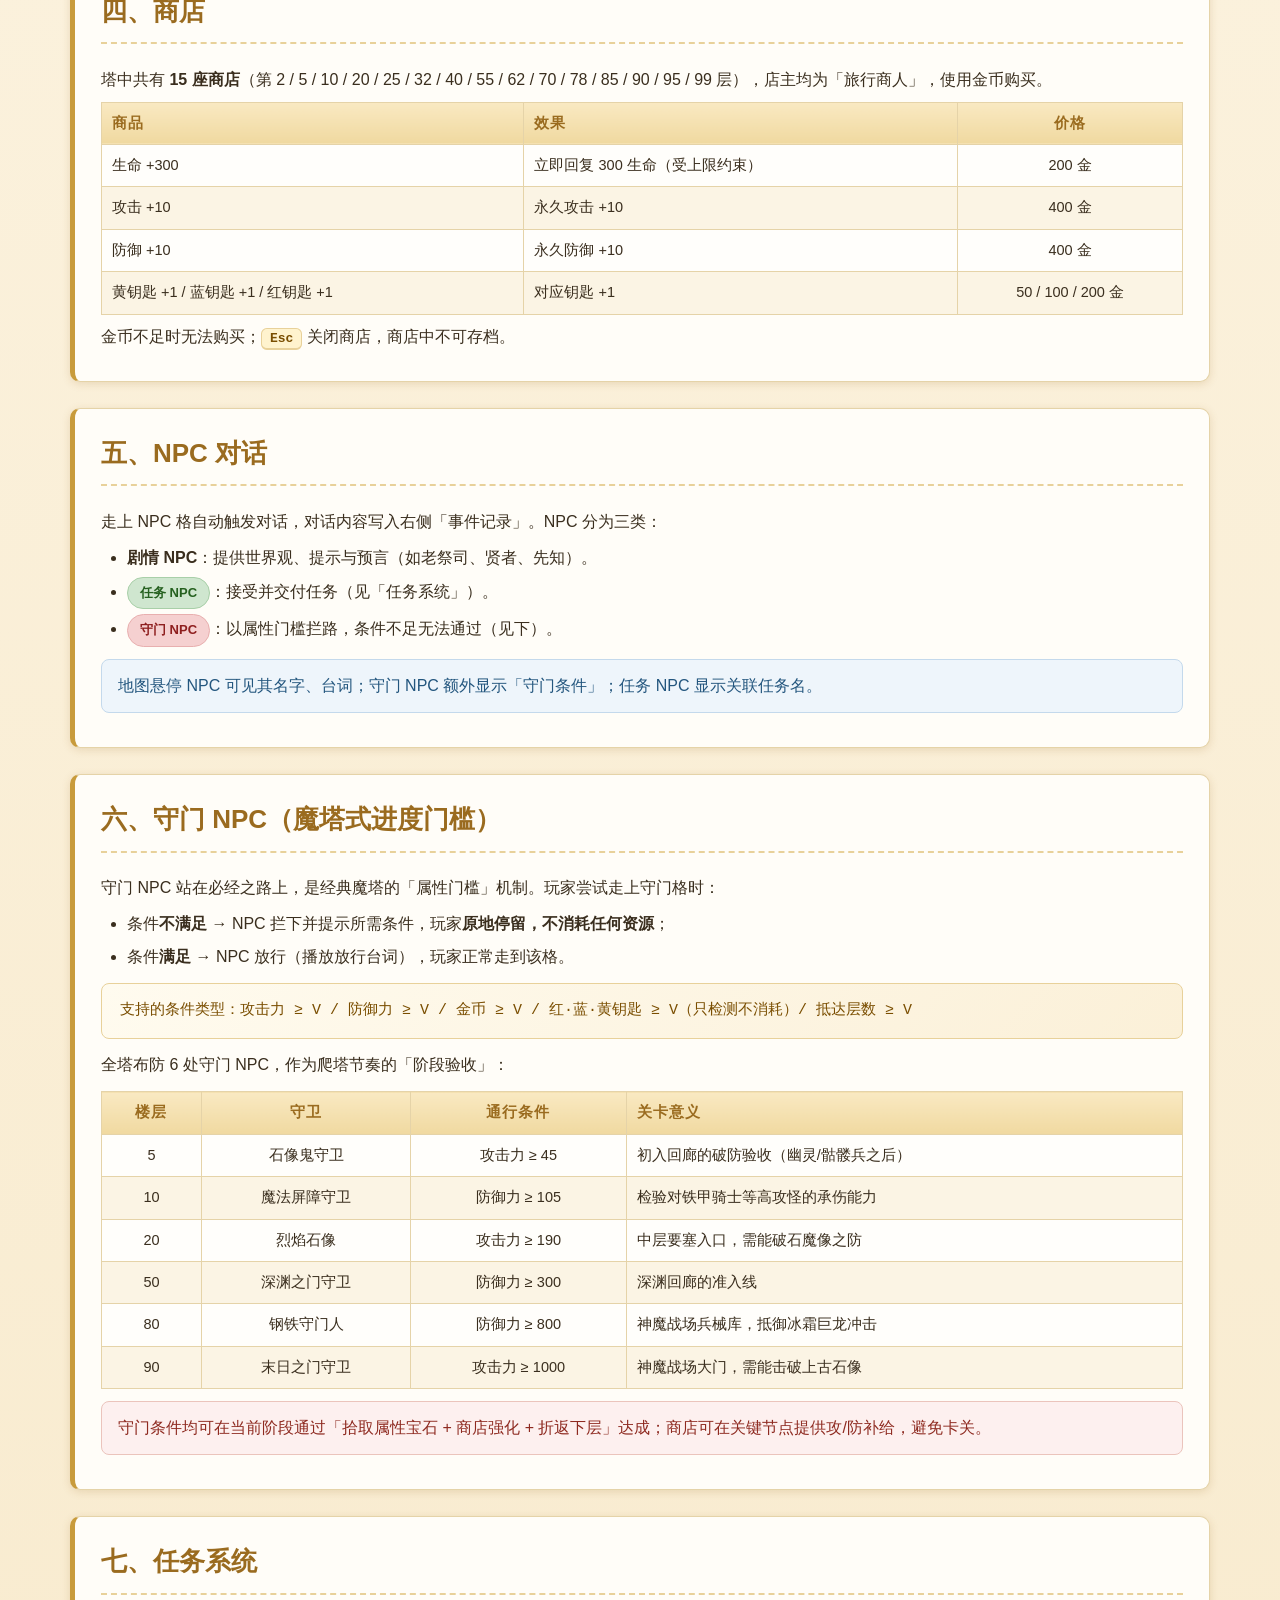
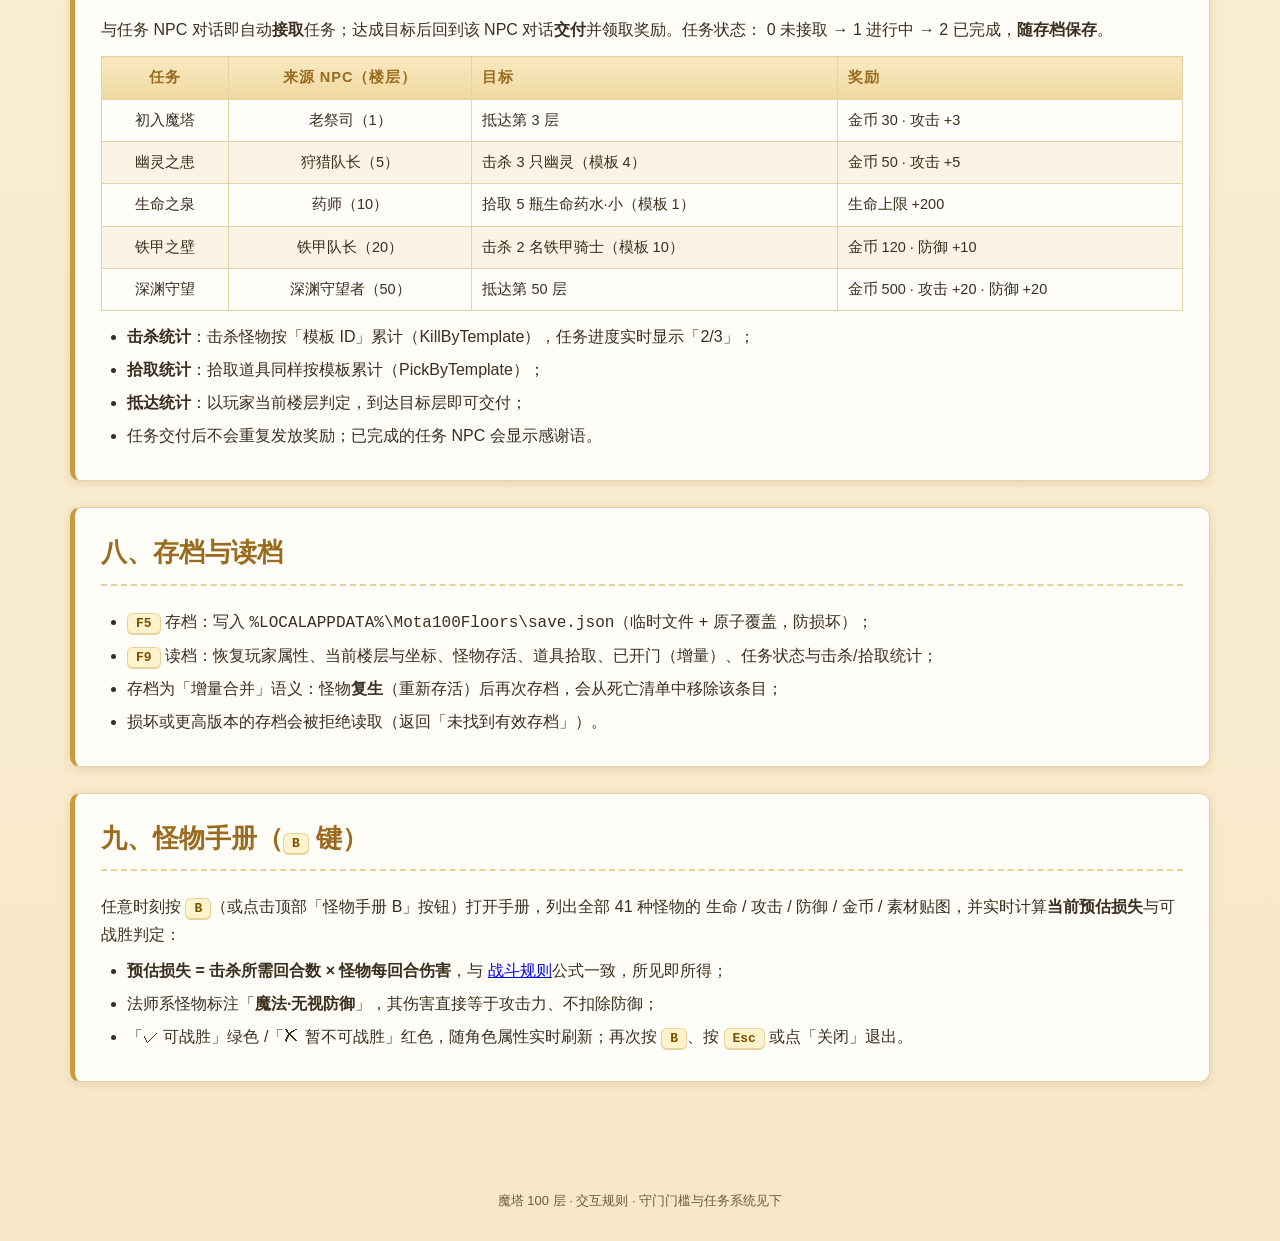
<file: docs/interaction.html>
<!DOCTYPE html>
<html lang="zh-CN">
<head>
<meta charset="UTF-8" />
<meta name="viewport" content="width=device-width, initial-scale=1" />
<title>交互规则 · 魔塔 100 层 GDD</title>
<link rel="stylesheet" href="assets/css/mota.css" />
<script defer src="assets/js/mota.js"></script>
</head>
<body data-page="interaction">

<header class="site-header">
  <div class="header-inner">
    <div class="brand">魔塔 100 层
      <small>Mota 100 Floors · GDD</small>
    </div>
    <nav class="site-nav">
      <a href="index.html" data-page="index">总览</a>
      <a href="story.html" data-page="story">剧情设定</a>
      <a href="interaction.html" data-page="interaction">交互规则</a>
      <a href="combat.html" data-page="combat">战斗规则</a>
      <a href="content.html" data-page="content">内容清单</a>
    </nav>
  </div>
</header>

<main class="page">
  <div class="hero">
    <h1>交互规则</h1>
    <p class="sub">移动 · 钥匙门 · 道具 · 商店 · NPC · 守门门槛 · 任务系统 · 存档</p>
  </div>

  <section class="card">
    <h2>一、移动与地形</h2>
    <ul>
      <li>地图为 18 × 11 的网格，每格 48 × 48 像素；方向键或 WASD 每按一次移动一格。</li>
      <li>勇者移动时按方向实时切换<b>四方向朝向贴图</b>（↑ / ↓ / ← / → 各自独立素材），撞墙不转向。</li>
      <li><b>墙「W」</b>不可通行；<b>地板「.」</b>可通行。</li>
      <li><b>上楼「U」</b>进入上一层；<b>下楼「D」</b>进入下一层。第 1 层无下路、第 100 层无上路。</li>
      <li>楼层之间存在「回廊互通」：打不过的怪物可以绕行，先变强再回来。</li>
    </ul>
    <div class="note">进入新楼的落点：从下层上楼落在该层 D 处；从上层下楼落在该层 U 处；开局/读档落点由出生点或存档坐标决定。</div>
  </section>

  <section class="card">
    <h2>二、钥匙与门</h2>
    <table>
      <thead><tr><th>门</th><th>所需钥匙</th><th class="left">说明</th></tr></thead>
      <tbody>
        <tr><td>黄门「y」</td><td>黄钥匙</td><td class="left">最常见，每把开门消耗 1</td></tr>
        <tr><td>蓝门「b」</td><td>蓝钥匙</td><td class="left">中后期通道，较稀缺</td></tr>
        <tr><td>红门「r」</td><td>红钥匙</td><td class="left">高阶区域，全塔极少</td></tr>
      </tbody>
    </table>
    <p>钥匙从道具（key_*）拾取或商店购买。开门<b>必须消耗</b> 1 把对应钥匙；
      钥匙不足时系统提示「没有 XX钥匙，无法开门」并原地停留。</p>
    <p class="warn">已经打开的门会永久变为地板；存档后读档仍保持打开状态（以 “x,y” 坐标增量记录）。</p>
  </section>

  <section class="card">
    <h2>三、道具拾取</h2>
    <table>
      <thead><tr><th class="left">类型</th><th class="left">效果</th></tr></thead>
      <tbody>
        <tr><td class="left">生命药水（小 / 大 / 圣光）</td><td class="left">回复 100 / 300 / 1000 点生命（不超过上限）</td></tr>
        <tr><td class="left">力量宝石（小 / 大 / 战神之石）</td><td class="left">攻击 +5 / +15 / +40</td></tr>
        <tr><td class="left">守护宝石（小 / 大 / 泰坦之盾）</td><td class="left">防御 +5 / +15 / +40</td></tr>
        <tr><td class="left">钥匙（黄 / 蓝 / 红）</td><td class="left">对应钥匙 +1</td></tr>
      </tbody>
    </table>
    <p>走上道具格自动拾取并立即生效，同时刷新 HUD 与消息（伴随拾取音效）；拾取状态随档保存。</p>
  </section>

  <section class="card">
    <h2>四、商店</h2>
    <p>塔中共有 <b>15 座商店</b>（第 2 / 5 / 10 / 20 / 25 / 32 / 40 / 55 / 62 / 70 / 78 / 85 / 90 / 95 / 99 层），店主均为「旅行商人」，使用金币购买。</p>
    <table>
      <thead><tr><th class="left">商品</th><th class="left">效果</th><th>价格</th></tr></thead>
      <tbody>
        <tr><td class="left">生命 +300</td><td class="left">立即回复 300 生命（受上限约束）</td><td>200 金</td></tr>
        <tr><td class="left">攻击 +10</td><td class="left">永久攻击 +10</td><td>400 金</td></tr>
        <tr><td class="left">防御 +10</td><td class="left">永久防御 +10</td><td>400 金</td></tr>
        <tr><td class="left">黄钥匙 +1 / 蓝钥匙 +1 / 红钥匙 +1</td><td class="left">对应钥匙 +1</td><td>50 / 100 / 200 金</td></tr>
      </tbody>
    </table>
    <p>金币不足时无法购买；<kbd>Esc</kbd> 关闭商店，商店中不可存档。</p>
  </section>
<section class="card">
    <h2>五、NPC 对话</h2>
    <p>走上 NPC 格自动触发对话，对话内容写入右侧「事件记录」。NPC 分为三类：</p>
    <ul>
      <li><b>剧情 NPC</b>：提供世界观、提示与预言（如老祭司、贤者、先知）。</li>
      <li><span class="badge quest">任务 NPC</span>：接受并交付任务（见「任务系统」）。</li>
      <li><span class="badge guard">守门 NPC</span>：以属性门槛拦路，条件不足无法通过（见下）。</li>
    </ul>
    <div class="note">地图悬停 NPC 可见其名字、台词；守门 NPC 额外显示「守门条件」；任务 NPC 显示关联任务名。</div>
  </section>

  <section class="card">
    <h2>六、守门 NPC（魔塔式进度门槛）</h2>
    <p>守门 NPC 站在必经之路上，是经典魔塔的「属性门槛」机制。玩家尝试走上守门格时：</p>
    <ul>
      <li>条件<b>不满足</b> → NPC 拦下并提示所需条件，玩家<b>原地停留，不消耗任何资源</b>；</li>
      <li>条件<b>满足</b> → NPC 放行（播放放行台词），玩家正常走到该格。</li>
    </ul>
    <div class="formula">支持的条件类型：攻击力 ≥ V / 防御力 ≥ V / 金币 ≥ V / 红·蓝·黄钥匙 ≥ V（只检测不消耗）/ 抵达层数 ≥ V</div>
    <p>全塔布防 6 处守门 NPC，作为爬塔节奏的「阶段验收」：</p>
    <div class="table-wrap">
    <table>
      <thead><tr><th>楼层</th><th>守卫</th><th>通行条件</th><th class="left">关卡意义</th></tr></thead>
      <tbody>
        <tr><td>5</td><td>石像鬼守卫</td><td>攻击力 ≥ 45</td><td class="left">初入回廊的破防验收（幽灵/骷髅兵之后）</td></tr>
        <tr><td>10</td><td>魔法屏障守卫</td><td>防御力 ≥ 105</td><td class="left">检验对铁甲骑士等高攻怪的承伤能力</td></tr>
        <tr><td>20</td><td>烈焰石像</td><td>攻击力 ≥ 190</td><td class="left">中层要塞入口，需能破石魔像之防</td></tr>
        <tr><td>50</td><td>深渊之门守卫</td><td>防御力 ≥ 300</td><td class="left">深渊回廊的准入线</td></tr>
        <tr><td>80</td><td>钢铁守门人</td><td>防御力 ≥ 800</td><td class="left">神魔战场兵械库，抵御冰霜巨龙冲击</td></tr>
        <tr><td>90</td><td>末日之门守卫</td><td>攻击力 ≥ 1000</td><td class="left">神魔战场大门，需能击破上古石像</td></tr>
      </tbody>
    </table>
    </div>
    <p class="warn">守门条件均可在当前阶段通过「拾取属性宝石 + 商店强化 + 折返下层」达成；商店可在关键节点提供攻/防补给，避免卡关。</p>
  </section>

  <section class="card">
    <h2>七、任务系统</h2>
    <p>与任务 NPC 对话即自动<b>接取</b>任务；达成目标后回到该 NPC 对话<b>交付</b>并领取奖励。任务状态：
      0 未接取 → 1 进行中 → 2 已完成，<b>随存档保存</b>。</p>
    <div class="table-wrap">
    <table>
      <thead><tr><th>任务</th><th>来源 NPC（楼层）</th><th class="left">目标</th><th class="left">奖励</th></tr></thead>
      <tbody>
        <tr><td>初入魔塔</td><td>老祭司（1）</td><td class="left">抵达第 3 层</td><td class="left">金币 30 · 攻击 +3</td></tr>
        <tr><td>幽灵之患</td><td>狩猎队长（5）</td><td class="left">击杀 3 只幽灵（模板 4）</td><td class="left">金币 50 · 攻击 +5</td></tr>
        <tr><td>生命之泉</td><td>药师（10）</td><td class="left">拾取 5 瓶生命药水·小（模板 1）</td><td class="left">生命上限 +200</td></tr>
        <tr><td>铁甲之壁</td><td>铁甲队长（20）</td><td class="left">击杀 2 名铁甲骑士（模板 10）</td><td class="left">金币 120 · 防御 +10</td></tr>
        <tr><td>深渊守望</td><td>深渊守望者（50）</td><td class="left">抵达第 50 层</td><td class="left">金币 500 · 攻击 +20 · 防御 +20</td></tr>
      </tbody>
    </table>
    </div>
    <ul>
      <li><b>击杀统计</b>：击杀怪物按「模板 ID」累计（KillByTemplate），任务进度实时显示「2/3」；</li>
      <li><b>拾取统计</b>：拾取道具同样按模板累计（PickByTemplate）；</li>
      <li><b>抵达统计</b>：以玩家当前楼层判定，到达目标层即可交付；</li>
      <li>任务交付后不会重复发放奖励；已完成的任务 NPC 会显示感谢语。</li>
    </ul>
  </section>

  <section class="card">
    <h2>八、存档与读档</h2>
    <ul>
      <li><kbd>F5</kbd> 存档：写入 <code>%LOCALAPPDATA%\Mota100Floors\save.json</code>（临时文件 + 原子覆盖，防损坏）；</li>
      <li><kbd>F9</kbd> 读档：恢复玩家属性、当前楼层与坐标、怪物存活、道具拾取、已开门（增量）、任务状态与击杀/拾取统计；</li>
      <li>存档为「增量合并」语义：怪物<b>复生</b>（重新存活）后再次存档，会从死亡清单中移除该条目；</li>
      <li>损坏或更高版本的存档会被拒绝读取（返回「未找到有效存档」）。</li>
    </ul>
  </section>
<section class="card">
    <h2>九、怪物手册（<kbd>B</kbd> 键）</h2>
    <p>任意时刻按 <kbd>B</kbd>（或点击顶部「怪物手册 B」按钮）打开手册，列出全部 41 种怪物的
       生命 / 攻击 / 防御 / 金币 / 素材贴图，并实时计算<b>当前预估损失</b>与可战胜判定：</p>
    <ul>
      <li><b>预估损失 = 击杀所需回合数 × 怪物每回合伤害</b>，与 <a href="combat.html">战斗规则</a>公式一致，所见即所得；</li>
      <li>法师系怪物标注「<b>魔法·无视防御</b>」，其伤害直接等于攻击力、不扣除防御；</li>
      <li>「✓ 可战胜」绿色 /「✗ 暂不可战胜」红色，随角色属性实时刷新；再次按 <kbd>B</kbd>、按 <kbd>Esc</kbd> 或点「关闭」退出。</li>
    </ul>
  </section>
</main>

<footer class="site-footer">
  魔塔 100 层 · 交互规则 · 守门门槛与任务系统见下
</footer>

</body>
</html>
</file>
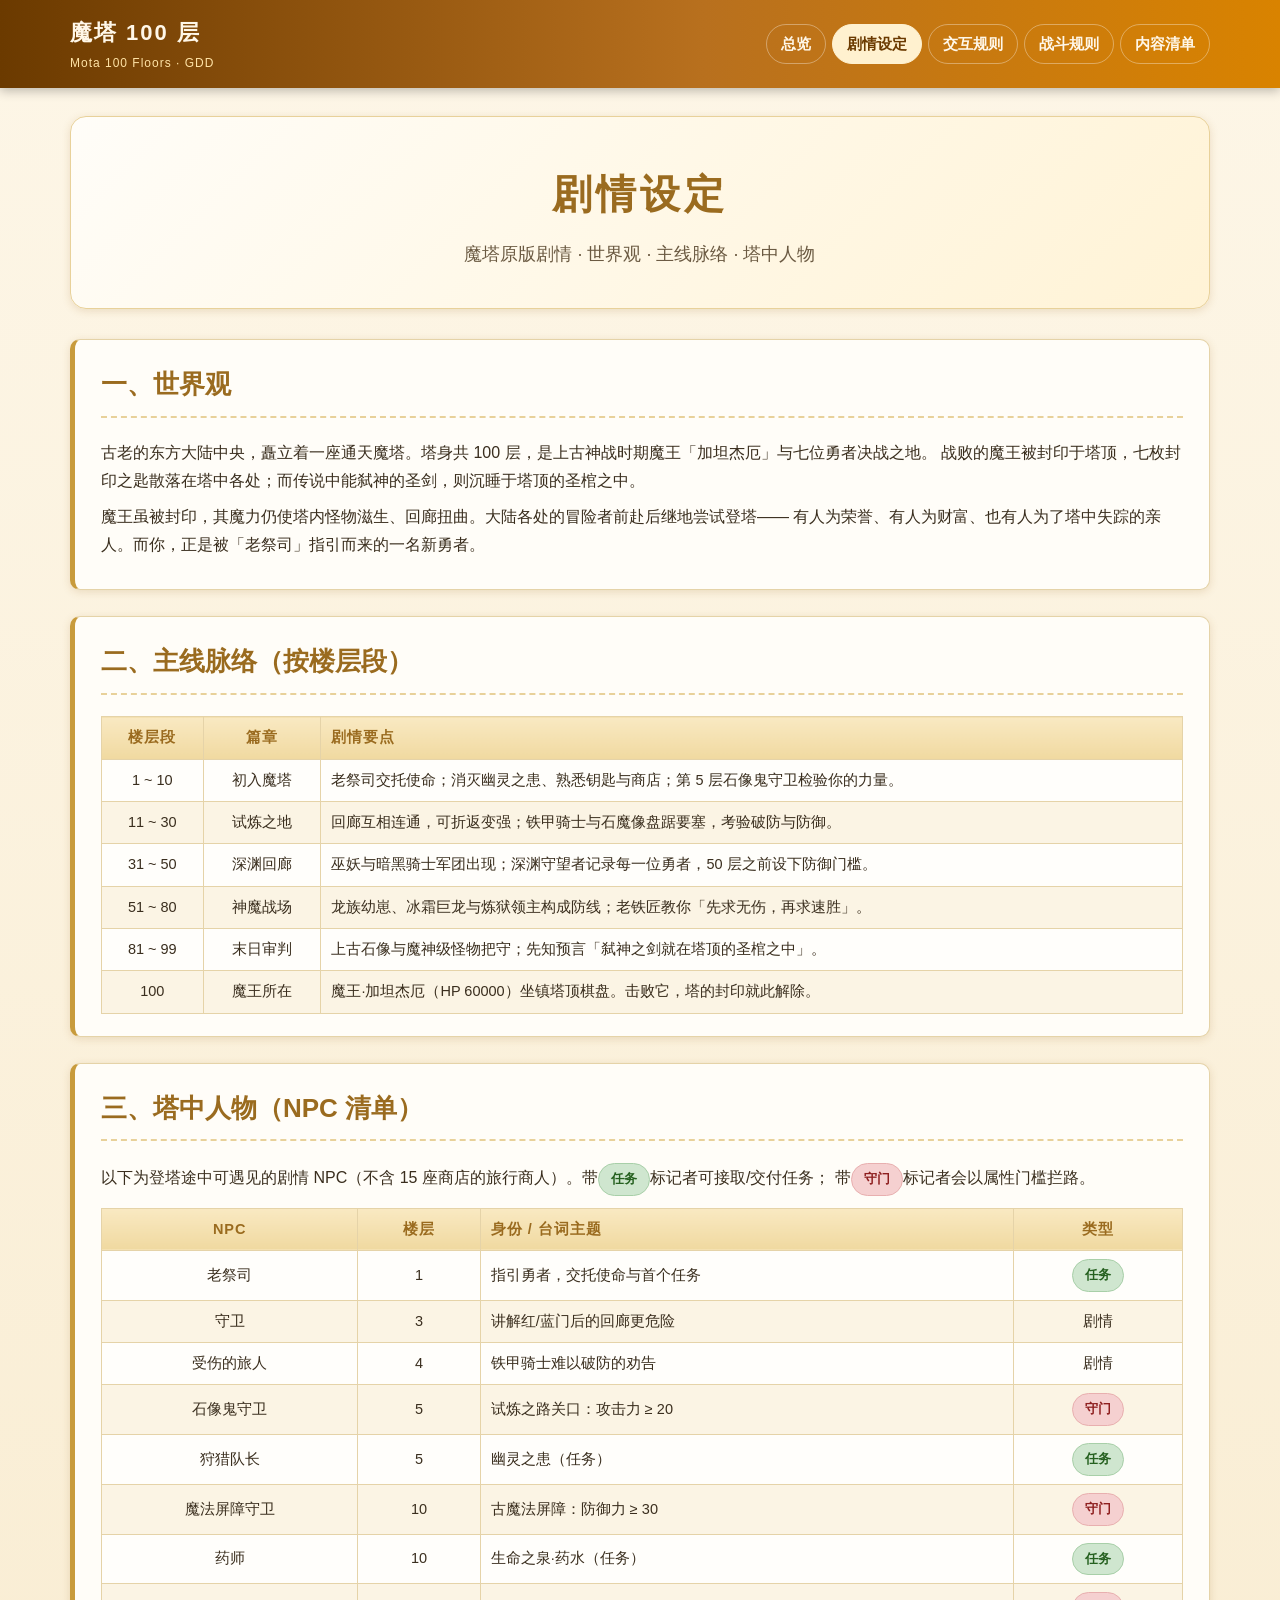
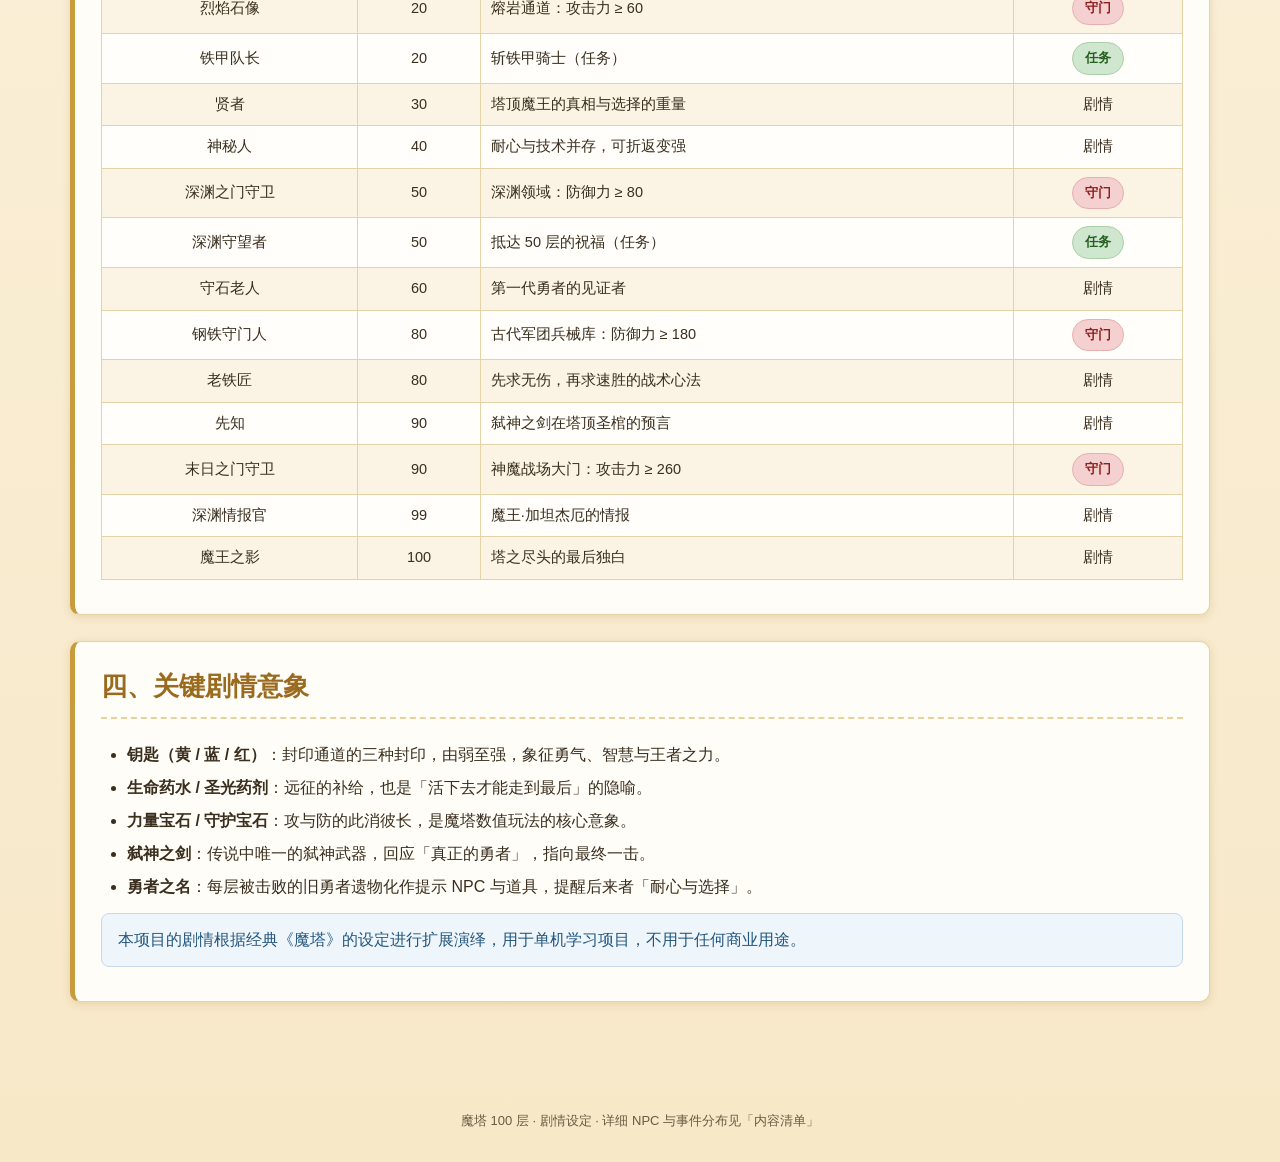
<file: docs/story.html>
<!DOCTYPE html>
<html lang="zh-CN">
<head>
<meta charset="UTF-8" />
<meta name="viewport" content="width=device-width, initial-scale=1" />
<title>剧情设定 · 魔塔 100 层 GDD</title>
<link rel="stylesheet" href="assets/css/mota.css" />
<script defer src="assets/js/mota.js"></script>
</head>
<body data-page="story">

<header class="site-header">
  <div class="header-inner">
    <div class="brand">魔塔 100 层
      <small>Mota 100 Floors · GDD</small>
    </div>
    <nav class="site-nav">
      <a href="index.html" data-page="index">总览</a>
      <a href="story.html" data-page="story">剧情设定</a>
      <a href="interaction.html" data-page="interaction">交互规则</a>
      <a href="combat.html" data-page="combat">战斗规则</a>
      <a href="content.html" data-page="content">内容清单</a>
    </nav>
  </div>
</header>

<main class="page">
  <div class="hero">
    <h1>剧情设定</h1>
    <p class="sub">魔塔原版剧情 · 世界观 · 主线脉络 · 塔中人物</p>
  </div>

  <section class="card">
    <h2>一、世界观</h2>
    <p>古老的东方大陆中央，矗立着一座通天魔塔。塔身共 100 层，是上古神战时期魔王「加坦杰厄」与七位勇者决战之地。
      战败的魔王被封印于塔顶，七枚封印之匙散落在塔中各处；而传说中能弑神的圣剑，则沉睡于塔顶的圣棺之中。</p>
    <p>魔王虽被封印，其魔力仍使塔内怪物滋生、回廊扭曲。大陆各处的冒险者前赴后继地尝试登塔——
      有人为荣誉、有人为财富、也有人为了塔中失踪的亲人。而你，正是被「老祭司」指引而来的一名新勇者。</p>
  </section>

  <section class="card">
    <h2>二、主线脉络（按楼层段）</h2>
    <table>
      <thead><tr><th>楼层段</th><th>篇章</th><th class="left">剧情要点</th></tr></thead>
      <tbody>
        <tr><td>1 ~ 10</td><td>初入魔塔</td><td class="left">老祭司交托使命；消灭幽灵之患、熟悉钥匙与商店；第 5 层石像鬼守卫检验你的力量。</td></tr>
        <tr><td>11 ~ 30</td><td>试炼之地</td><td class="left">回廊互相连通，可折返变强；铁甲骑士与石魔像盘踞要塞，考验破防与防御。</td></tr>
        <tr><td>31 ~ 50</td><td>深渊回廊</td><td class="left">巫妖与暗黑骑士军团出现；深渊守望者记录每一位勇者，50 层之前设下防御门槛。</td></tr>
        <tr><td>51 ~ 80</td><td>神魔战场</td><td class="left">龙族幼崽、冰霜巨龙与炼狱领主构成防线；老铁匠教你「先求无伤，再求速胜」。</td></tr>
        <tr><td>81 ~ 99</td><td>末日审判</td><td class="left">上古石像与魔神级怪物把守；先知预言「弑神之剑就在塔顶的圣棺之中」。</td></tr>
        <tr><td>100</td><td>魔王所在</td><td class="left">魔王·加坦杰厄（HP 60000）坐镇塔顶棋盘。击败它，塔的封印就此解除。</td></tr>
      </tbody>
    </table>
  </section>
<section class="card">
    <h2>三、塔中人物（NPC 清单）</h2>
    <p>以下为登塔途中可遇见的剧情 NPC（不含 15 座商店的旅行商人）。带<span class="badge quest">任务</span>标记者可接取/交付任务；
      带<span class="badge guard">守门</span>标记者会以属性门槛拦路。</p>
    <div class="table-wrap">
    <table>
      <thead><tr><th>NPC</th><th>楼层</th><th class="left">身份 / 台词主题</th><th>类型</th></tr></thead>
      <tbody>
        <tr><td>老祭司</td><td>1</td><td class="left">指引勇者，交托使命与首个任务</td><td><span class="badge quest">任务</span></td></tr>
        <tr><td>守卫</td><td>3</td><td class="left">讲解红/蓝门后的回廊更危险</td><td>剧情</td></tr>
        <tr><td>受伤的旅人</td><td>4</td><td class="left">铁甲骑士难以破防的劝告</td><td>剧情</td></tr>
        <tr><td>石像鬼守卫</td><td>5</td><td class="left">试炼之路关口：攻击力 ≥ 20</td><td><span class="badge guard">守门</span></td></tr>
        <tr><td>狩猎队长</td><td>5</td><td class="left">幽灵之患（任务）</td><td><span class="badge quest">任务</span></td></tr>
        <tr><td>魔法屏障守卫</td><td>10</td><td class="left">古魔法屏障：防御力 ≥ 30</td><td><span class="badge guard">守门</span></td></tr>
        <tr><td>药师</td><td>10</td><td class="left">生命之泉·药水（任务）</td><td><span class="badge quest">任务</span></td></tr>
        <tr><td>烈焰石像</td><td>20</td><td class="left">熔岩通道：攻击力 ≥ 60</td><td><span class="badge guard">守门</span></td></tr>
        <tr><td>铁甲队长</td><td>20</td><td class="left">斩铁甲骑士（任务）</td><td><span class="badge quest">任务</span></td></tr>
        <tr><td>贤者</td><td>30</td><td class="left">塔顶魔王的真相与选择的重量</td><td>剧情</td></tr>
        <tr><td>神秘人</td><td>40</td><td class="left">耐心与技术并存，可折返变强</td><td>剧情</td></tr>
        <tr><td>深渊之门守卫</td><td>50</td><td class="left">深渊领域：防御力 ≥ 80</td><td><span class="badge guard">守门</span></td></tr>
        <tr><td>深渊守望者</td><td>50</td><td class="left">抵达 50 层的祝福（任务）</td><td><span class="badge quest">任务</span></td></tr>
        <tr><td>守石老人</td><td>60</td><td class="left">第一代勇者的见证者</td><td>剧情</td></tr>
        <tr><td>钢铁守门人</td><td>80</td><td class="left">古代军团兵械库：防御力 ≥ 180</td><td><span class="badge guard">守门</span></td></tr>
        <tr><td>老铁匠</td><td>80</td><td class="left">先求无伤，再求速胜的战术心法</td><td>剧情</td></tr>
        <tr><td>先知</td><td>90</td><td class="left">弑神之剑在塔顶圣棺的预言</td><td>剧情</td></tr>
        <tr><td>末日之门守卫</td><td>90</td><td class="left">神魔战场大门：攻击力 ≥ 260</td><td><span class="badge guard">守门</span></td></tr>
        <tr><td>深渊情报官</td><td>99</td><td class="left">魔王·加坦杰厄的情报</td><td>剧情</td></tr>
        <tr><td>魔王之影</td><td>100</td><td class="left">塔之尽头的最后独白</td><td>剧情</td></tr>
      </tbody>
    </table>
    </div>
  </section>

  <section class="card">
    <h2>四、关键剧情意象</h2>
    <ul>
      <li><b>钥匙（黄 / 蓝 / 红）</b>：封印通道的三种封印，由弱至强，象征勇气、智慧与王者之力。</li>
      <li><b>生命药水 / 圣光药剂</b>：远征的补给，也是「活下去才能走到最后」的隐喻。</li>
      <li><b>力量宝石 / 守护宝石</b>：攻与防的此消彼长，是魔塔数值玩法的核心意象。</li>
      <li><b>弑神之剑</b>：传说中唯一的弑神武器，回应「真正的勇者」，指向最终一击。</li>
      <li><b>勇者之名</b>：每层被击败的旧勇者遗物化作提示 NPC 与道具，提醒后来者「耐心与选择」。</li>
    </ul>
    <div class="note">本项目的剧情根据经典《魔塔》的设定进行扩展演绎，用于单机学习项目，不用于任何商业用途。</div>
  </section>
</main>

<footer class="site-footer">
  魔塔 100 层 · 剧情设定 · 详细 NPC 与事件分布见「内容清单」
</footer>

</body>
</html>
</file>
<file: docs/assets/css/mota.css>
/* ============================================================
   魔塔 100 层 · GDD 网站样式（魔塔原版剧情交互与战斗规则）
   主题：复古羊皮纸 + 金色点缀，暖色明亮，开放本地离线浏览
   ============================================================ */
:root {
  --bg: #FDF6E7;
  --bg-deep: #F7E8C8;
  --paper: #FFFDF8;
  --ink: #3A2E1E;
  --ink-soft: #6B5A42;
  --gold: #C89B3C;
  --gold-deep: #9A6B1F;
  --gold-soft: #E8D19A;
  --red: #C0392B;
  --blue: #2E6DA4;
  --green: #3E7C32;
  --line: #E5D3A8;
  --shadow: 0 2px 8px rgba(154, 107, 31, .18);
  --radius: 10px;
}

* { box-sizing: border-box; }

html { scroll-behavior: smooth; }

body {
  margin: 0;
  font-family: "Microsoft YaHei", "PingFang SC", "Noto Sans CJK SC", "Segoe UI", sans-serif;
  color: var(--ink);
  background: linear-gradient(180deg, var(--bg) 0%, var(--bg-deep) 100%);
  line-height: 1.75;
  font-size: 16px;
}

/* ---------- 顶栏 ---------- */
.site-header {
  background: linear-gradient(90deg, #6B3A00 0%, #B8701E 55%, #D98300 100%);
  color: #FFF7E8;
  box-shadow: 0 3px 10px rgba(0, 0, 0, .25);
  position: sticky;
  top: 0;
  z-index: 50;
}
.header-inner {
  max-width: 1180px;
  margin: 0 auto;
  padding: 14px 20px;
  display: flex;
  align-items: center;
  justify-content: space-between;
  flex-wrap: wrap;
  gap: 8px;
}
.brand {
  font-size: 22px;
  font-weight: 900;
  letter-spacing: 2px;
}
.brand small {
  display: block;
  font-size: 12px;
  font-weight: 400;
  letter-spacing: 1px;
  color: #FFE3A6;
}

/* ---------- 导航 ---------- */
.site-nav { display: flex; flex-wrap: wrap; gap: 6px; }
.site-nav a {
  color: #FFF7E8;
  text-decoration: none;
  font-size: 15px;
  font-weight: 600;
  padding: 6px 14px;
  border-radius: 999px;
  border: 1px solid rgba(255, 255, 255, .35);
  transition: background .2s, color .2s;
}
.site-nav a:hover { background: rgba(255, 255, 255, .22); }
.site-nav a.active { background: #FFF1CF; color: #6B3A00; border-color: #FFF1CF; }

/* ---------- 主容器 ---------- */
.page {
  max-width: 1180px;
  margin: 0 auto;
  padding: 28px 20px 60px;
}

/* ---------- Hero ---------- */
.hero {
  text-align: center;
  padding: 42px 24px 30px;
  background: linear-gradient(135deg, var(--paper) 0%, #FFF3D6 100%);
  border: 1px solid var(--gold-soft);
  border-radius: 16px;
  box-shadow: var(--shadow);
  margin-bottom: 30px;
}
.hero h1 { margin: 0 0 10px; font-size: 40px; color: var(--gold-deep); letter-spacing: 4px; }
.hero .sub { font-size: 18px; color: var(--ink-soft); }
.hero .badges { margin-top: 16px; display: flex; justify-content: center; gap: 10px; flex-wrap: wrap; }

/* ---------- 小标签 ---------- */
.badge {
  display: inline-block;
  padding: 4px 12px;
  border-radius: 999px;
  font-size: 13px;
  font-weight: 700;
  color: #7A4E00;
  background: #FFE9B0;
  border: 1px solid var(--gold-soft);
}
.badge.guard { background: #F5D0D0; color: #8E1F1F; border-color: #E8AFAF; }
.badge.quest { background: #CFE6CF; color: #25601F; border-color: #A8CFA8; }
.badge.red { background: #FADBD8; color: #922B21; border-color: #F0B9B4; }
.badge.blue { background: #D4E6F5; color: #20547E; border-color: #A9CCE8; }

/* ---------- 章节 ---------- */
section.card {
  background: var(--paper);
  border: 1px solid var(--line);
  border-left: 5px solid var(--gold);
  border-radius: var(--radius);
  padding: 22px 26px;
  margin-bottom: 26px;
  box-shadow: var(--shadow);
}
section h2 { margin-top: 0; color: var(--gold-deep); font-size: 26px; border-bottom: 2px dashed var(--gold-soft); padding-bottom: 8px; }
section h3 { color: var(--gold-deep); font-size: 20px; margin: 22px 0 8px; }
p { margin: 8px 0; }
ul, ol { margin: 8px 0 8px 4px; padding-left: 22px; }
li { margin: 5px 0; }
em.hl { color: var(--red); font-style: normal; font-weight: 700; }

/* ---------- 表格 ---------- */
.table-wrap { overflow-x: auto; margin: 12px 0; }
.table-wrap input[type="search"] {
  width: 260px;
  max-width: 100%;
  padding: 7px 12px;
  margin: 8px 0 4px;
  border: 1px solid var(--line);
  border-radius: 8px;
  font-size: 14px;
  background: #FFFEFB;
}
table {
  width: 100%;
  border-collapse: collapse;
  font-size: 14.5px;
  background: #FFFEFB;
}
th, td {
  border: 1px solid var(--line);
  padding: 8px 10px;
  text-align: center;
  white-space: nowrap;
}
th {
  background: linear-gradient(180deg, #F9E9C2, #F0D9A0);
  color: var(--gold-deep);
  font-weight: 800;
  letter-spacing: 1px;
}
tbody tr:nth-child(even) { background: #FBF4E4; }
td.num { font-variant-numeric: tabular-nums; }
td.left, th.left { text-align: left; }
tr.boss td { background: #FBE7E4 !important; color: #8E1F1F; font-weight: 700; }

/* ---------- 公式 / 提示框 ---------- */
.formula {
  background: linear-gradient(135deg, #FFFBEF, #FBF0D8);
  border: 1px solid var(--gold-soft);
  border-radius: 8px;
  padding: 14px 18px;
  margin: 12px 0;
  font-family: "Consolas", "Cascadia Mono", "Microsoft YaHei", monospace;
  font-size: 15px;
  color: #7A4E00;
  overflow-x: auto;
}
.note {
  background: #EEF5FB;
  border: 1px solid #C4D9EC;
  border-radius: 8px;
  padding: 12px 16px;
  margin: 12px 0;
  color: #23567E;
}
.warn {
  background: #FDF0EF;
  border: 1px solid #EBC4BC;
  border-radius: 8px;
  padding: 12px 16px;
  margin: 12px 0;
  color: #8E2A20;
}

/* ---------- 卡片网格 ---------- */
.grid-cards {
  display: grid;
  grid-template-columns: repeat(auto-fit, minmax(230px, 1fr));
  gap: 16px;
  margin: 18px 0;
}
.grid-cards a {
  text-decoration: none;
  color: var(--ink);
  background: var(--paper);
  border: 1px solid var(--line);
  border-top: 4px solid var(--gold);
  border-radius: var(--radius);
  padding: 18px;
  transition: transform .18s, box-shadow .18s;
  box-shadow: var(--shadow);
}
.grid-cards a:hover { transform: translateY(-4px); box-shadow: 0 6px 16px rgba(154, 107, 31, .28); }
.grid-cards h3 { margin: 0 0 6px; color: var(--gold-deep); }
.grid-cards p { margin: 0; font-size: 14.5px; color: var(--ink-soft); }

/* ---------- kbd ---------- */
kbd {
  background: #FFF3CE;
  border: 1px solid var(--gold-soft);
  border-bottom-width: 2px;
  border-radius: 6px;
  padding: 2px 8px;
  font-size: 13px;
  font-weight: 700;
  color: #7A4E00;
  font-family: Consolas, monospace;
}

/* ---------- 页脚 ---------- */
.site-footer {
  text-align: center;
  color: var(--ink-soft);
  font-size: 13px;
  padding: 22px 10px 30px;
}

/* ---------- 响应式 ---------- */
@media (max-width: 700px) {
  .site-nav a { font-size: 13px; padding: 5px 10px; }
  .hero h1 { font-size: 28px; }
  section.card { padding: 16px 14px; }
  th, td { padding: 6px 7px; font-size: 13px; }
}

/* ---------- 打印 ---------- */
@media print {
  .site-header { position: static; }
  body { background: #fff; }
}
</file>
